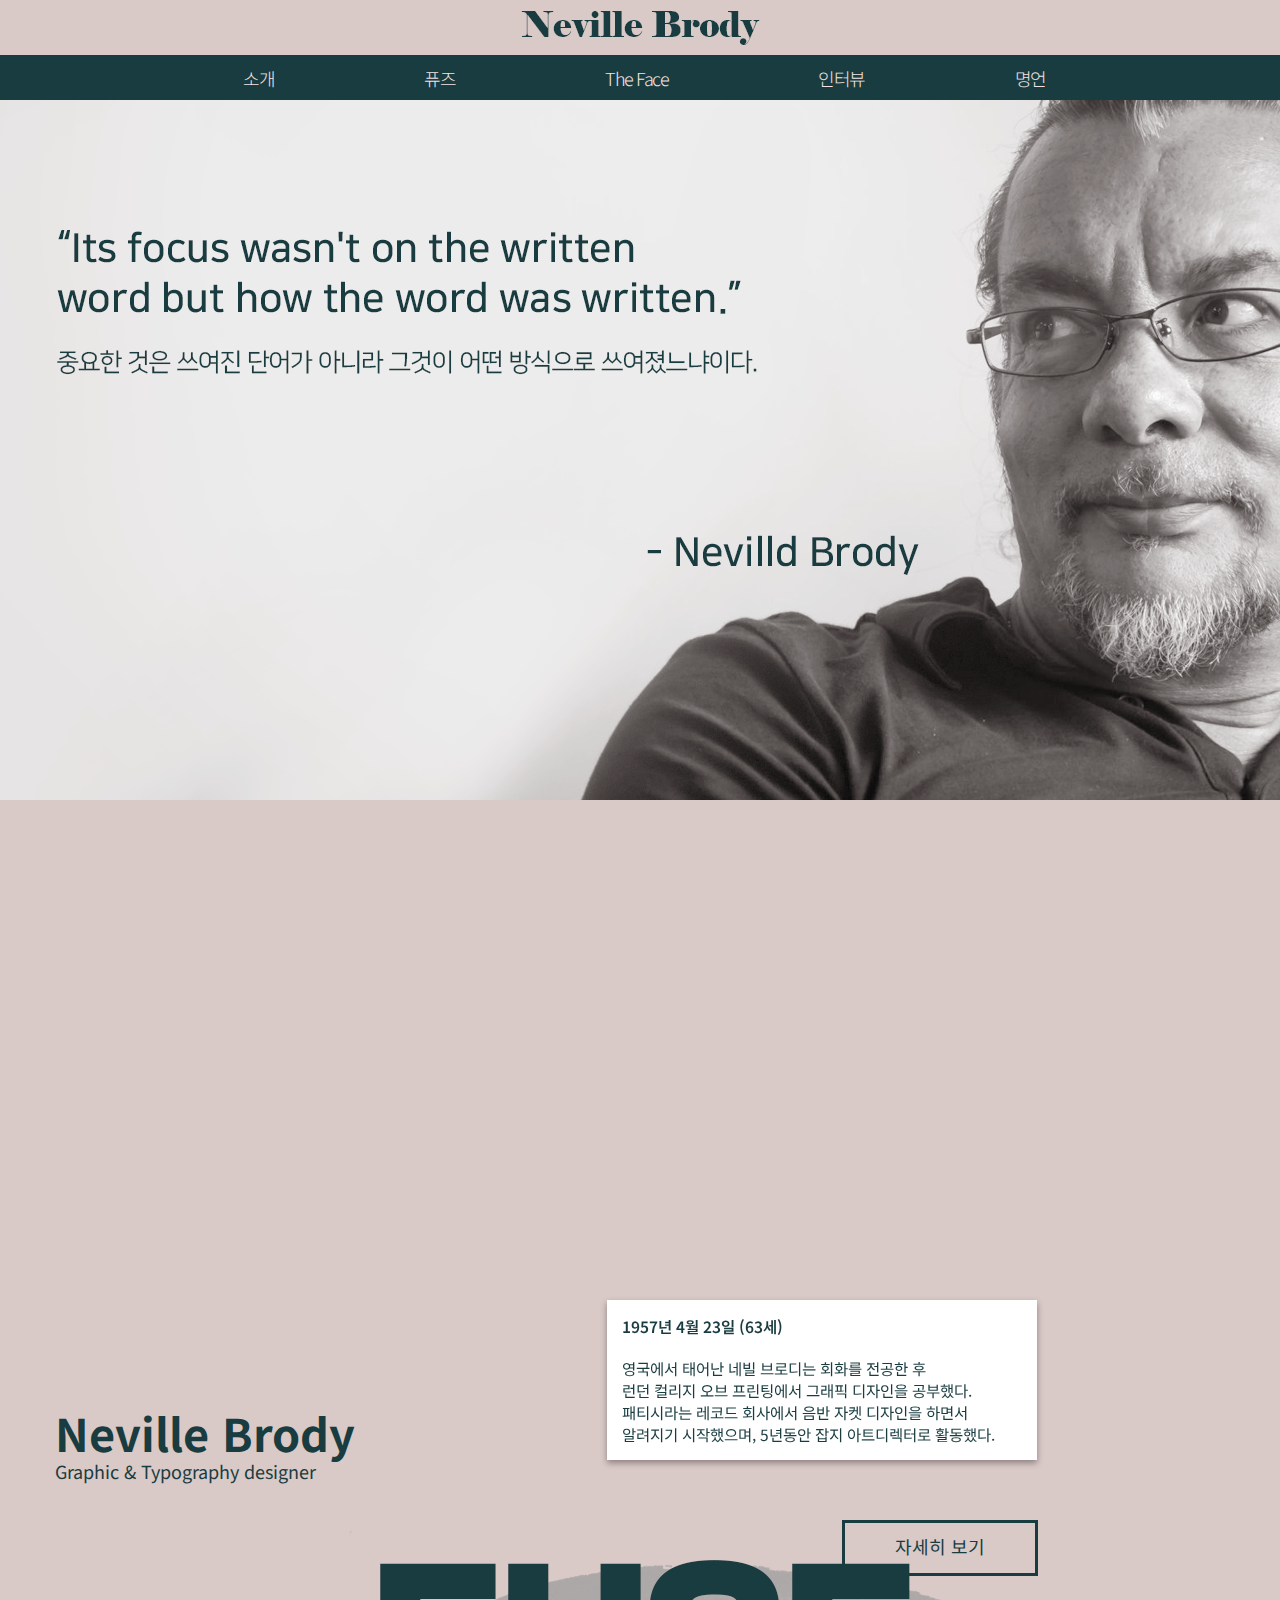
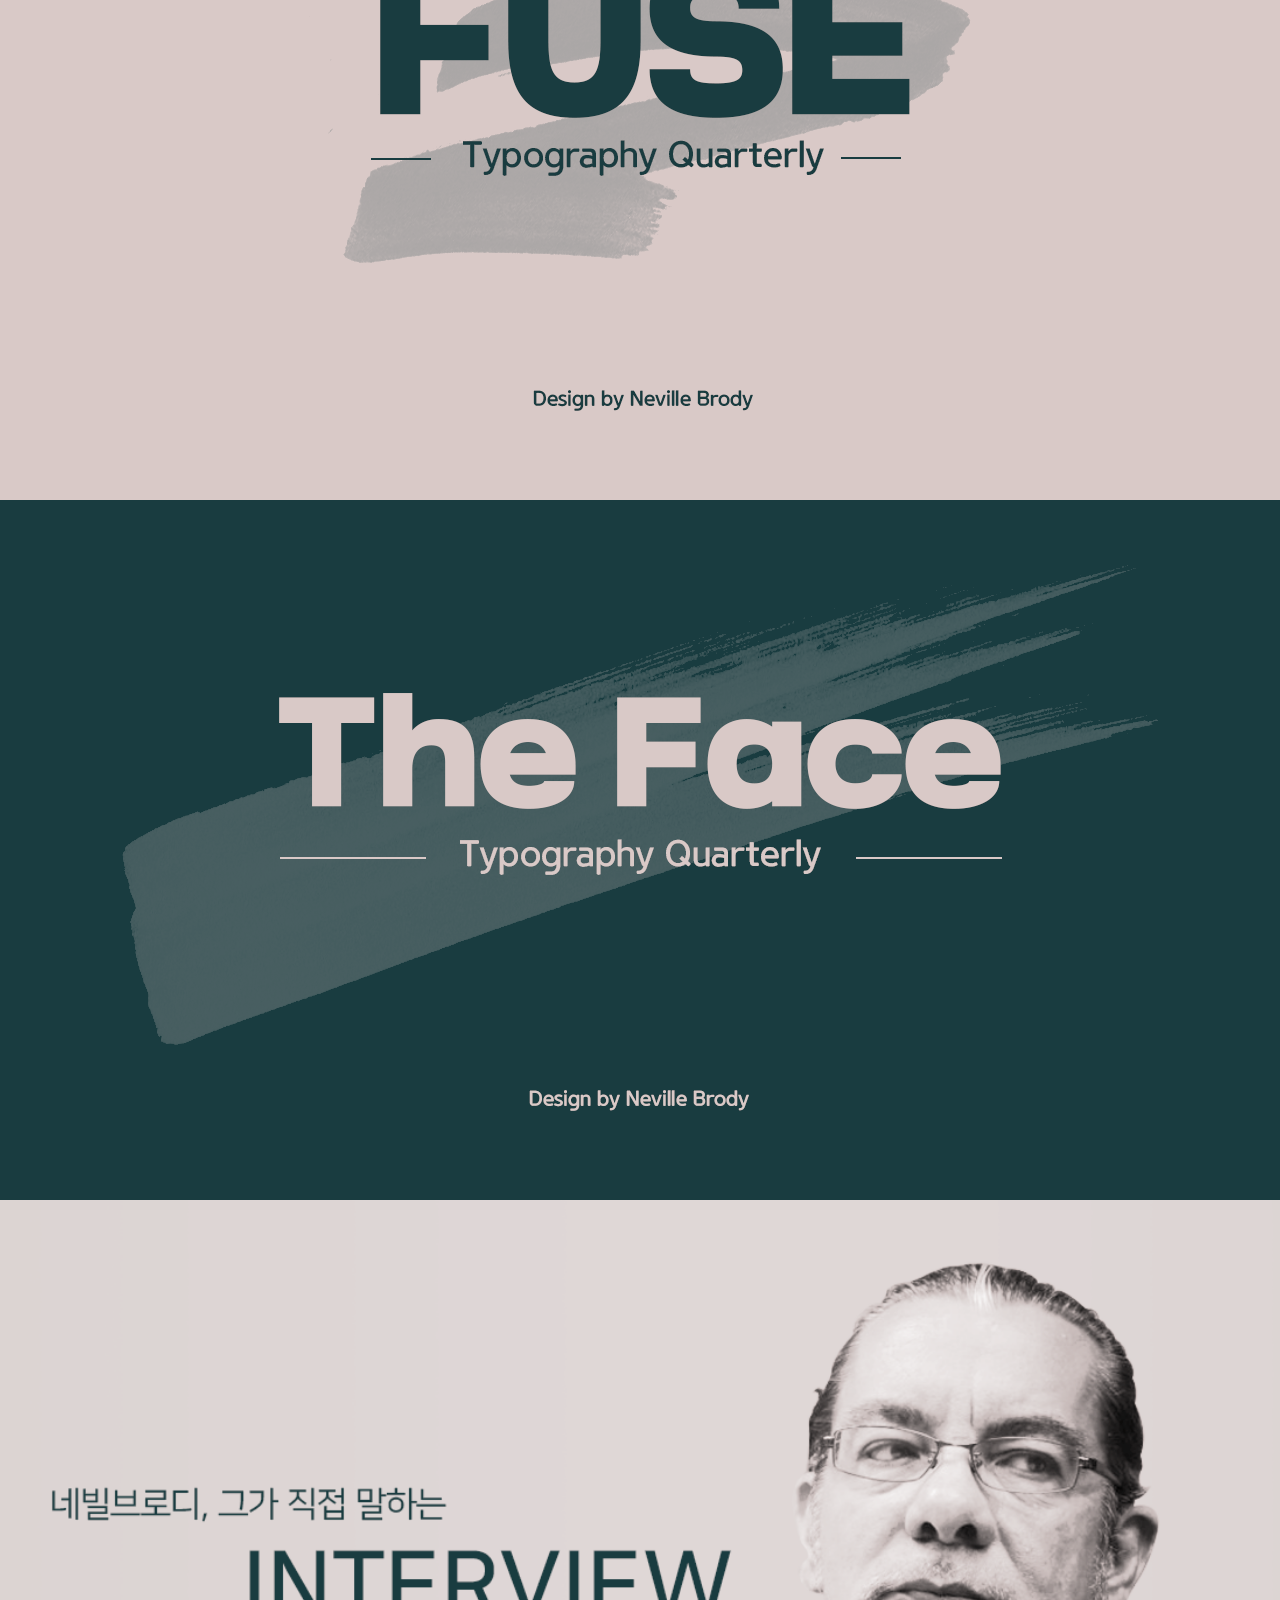
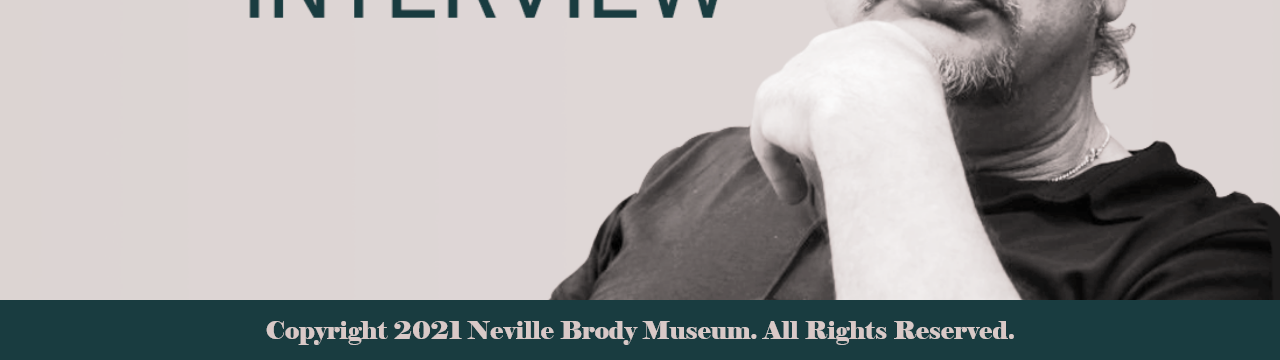
<file: index.html>
<!DOCTYPE html>
<html lang="ko" dir="ltr">
  <head>
    <meta charset="utf-8">
    <title>Neville Brody Museum</title>
    <link rel="stylesheet" href="master.css">
    <link href="https://fonts.googleapis.com/css2?family=Noto+Sans+KR:wght@100;300;400;500;700;900&display=swap"
    rel="stylesheet">

  </head>
  <body>

    <header>
      <a href="index.html"><img src="img/logo.png" alt="Neville Brody logo"></a>
    </header>

    <nav>
      <div class="menu">
        <ul>

          <li><a href="sub01.html">소개</a></li>
          <li><a href="sub02.html">퓨즈</a></li>
          <li><a href="sub03.html">The Face</a></li>
          <li><a href="sub04.html">인터뷰</a></li>
          <li><a href="sub05.html">명언</a></li>

        </ul>
      </div>
    </nav>

    <section>

      <a href="sub01.html"><div id="bg1"></div></a>

      <div id="bg2">

      <div class="bg2_con">

        <div class="bg2_movie">
        <iframe width="700" height="400"
        src="https://www.youtube.com/embed/LXkbs__YiKw"
        title="YouTube video player" frameborder="0"
        allow="accelerometer; autoplay; clipboard-write; encrypted-media; gyroscope; picture-in-picture"
        allowfullscreen></iframe>
        </div>

      </div>

      <div class="bg2_img">
        <h1 class="bg2_img_text_01">Neville Brody</h1>
        <p class="bg2_img_text_02">Graphic & Typography designer</p>
      </div>

      <div class="bg2_text_box">
      <div class="bg2_text">
        <div class="bg2_text_01"><p>1957년 4월 23일 (63세)</p></div>

        <div class="bg2_text_02">
        <p>​영국에서 태어난 네빌 브로디는 회화를 전공한 후<br>
        런던 컬리지 오브 프린팅에서 그래픽 디자인을 공부했다.<br>
        패티시라는 레코드 회사에서 음반 자켓 디자인을 하면서<br>
        알려지기 시작했으며,  5년동안 잡지 아트디렉터로 활동했다.</p>
        </div>
      </div>
      </div>

      <a href="sub01.html"><div class="bg2_button">자세히 보기</div></a>

      </div>

      <a href="sub02.html"><div id="bg3"></div></a>

      <a href="sub03.html"><div id="bg4"></div></a>

      <a href="sub04.html"><div id="bg5"></div></a>

    </section>
    <footer>

    </footer>

  </body>
</html>
</file>
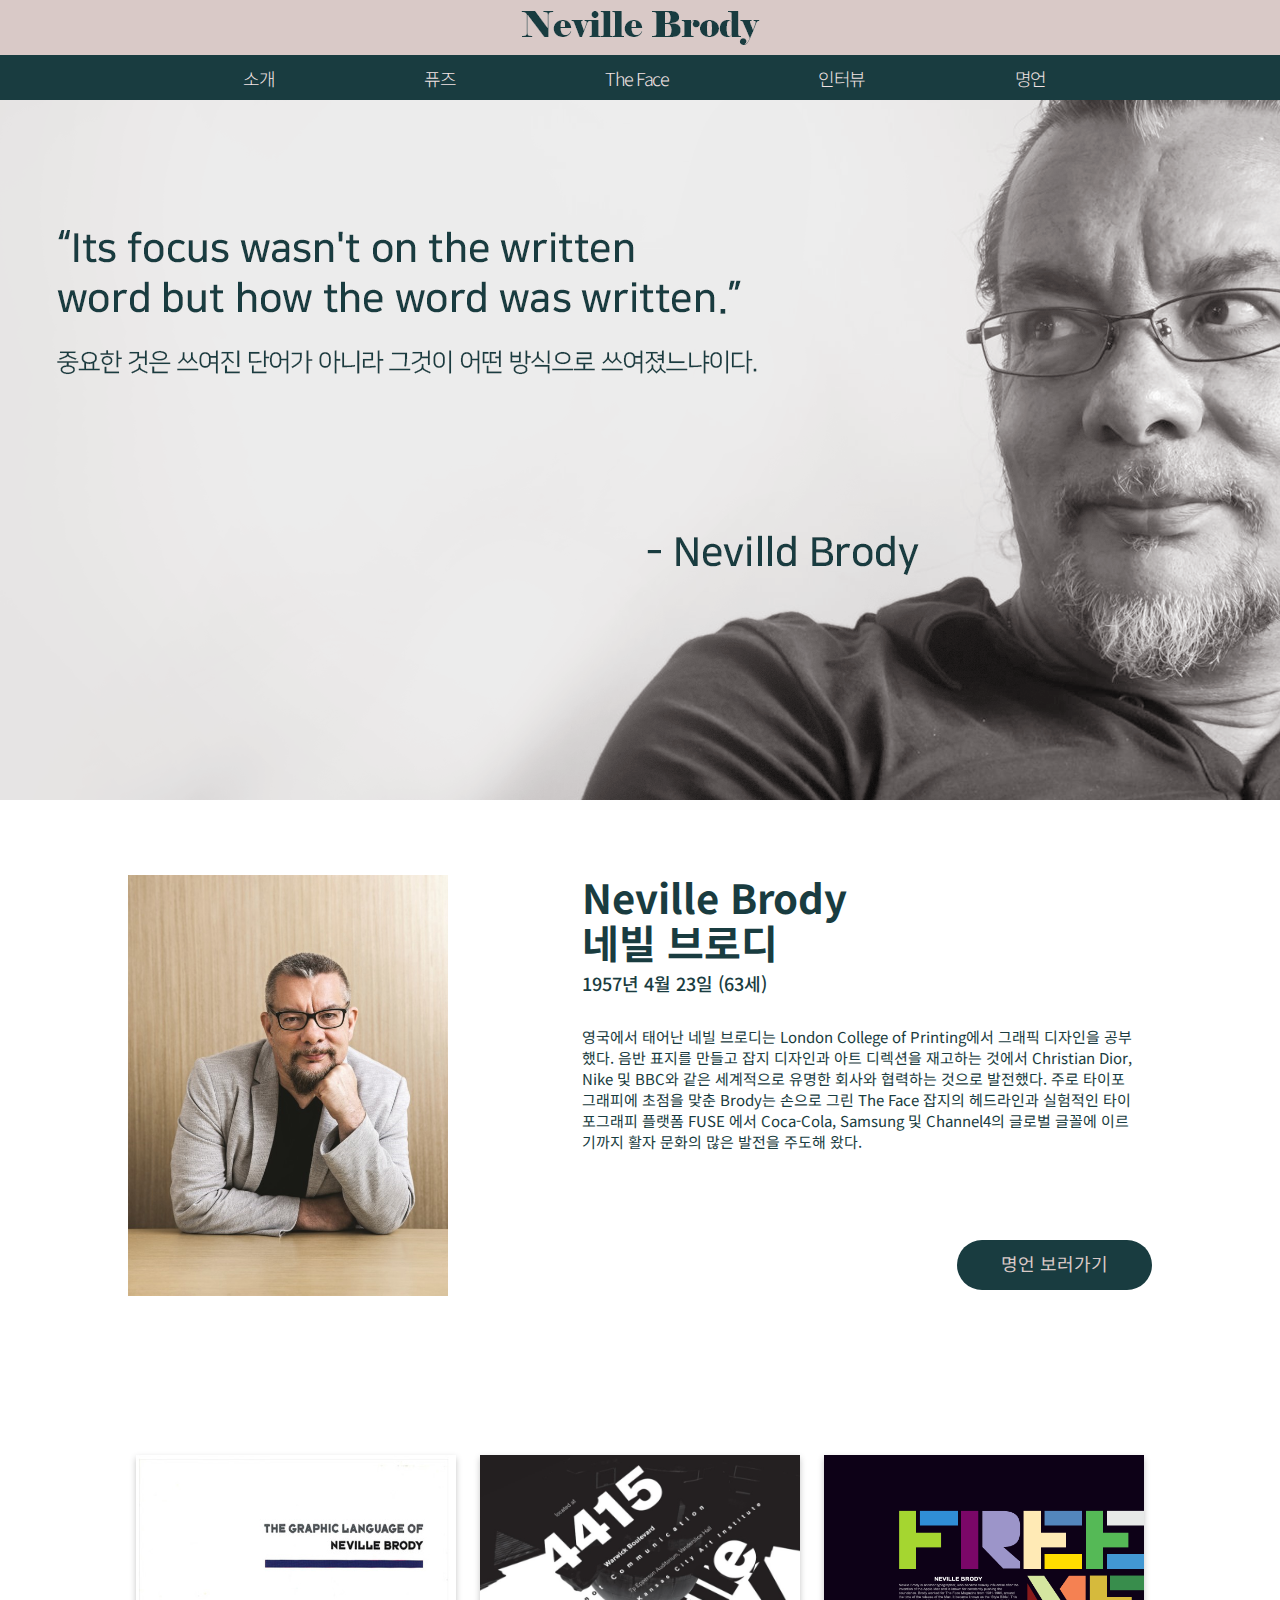
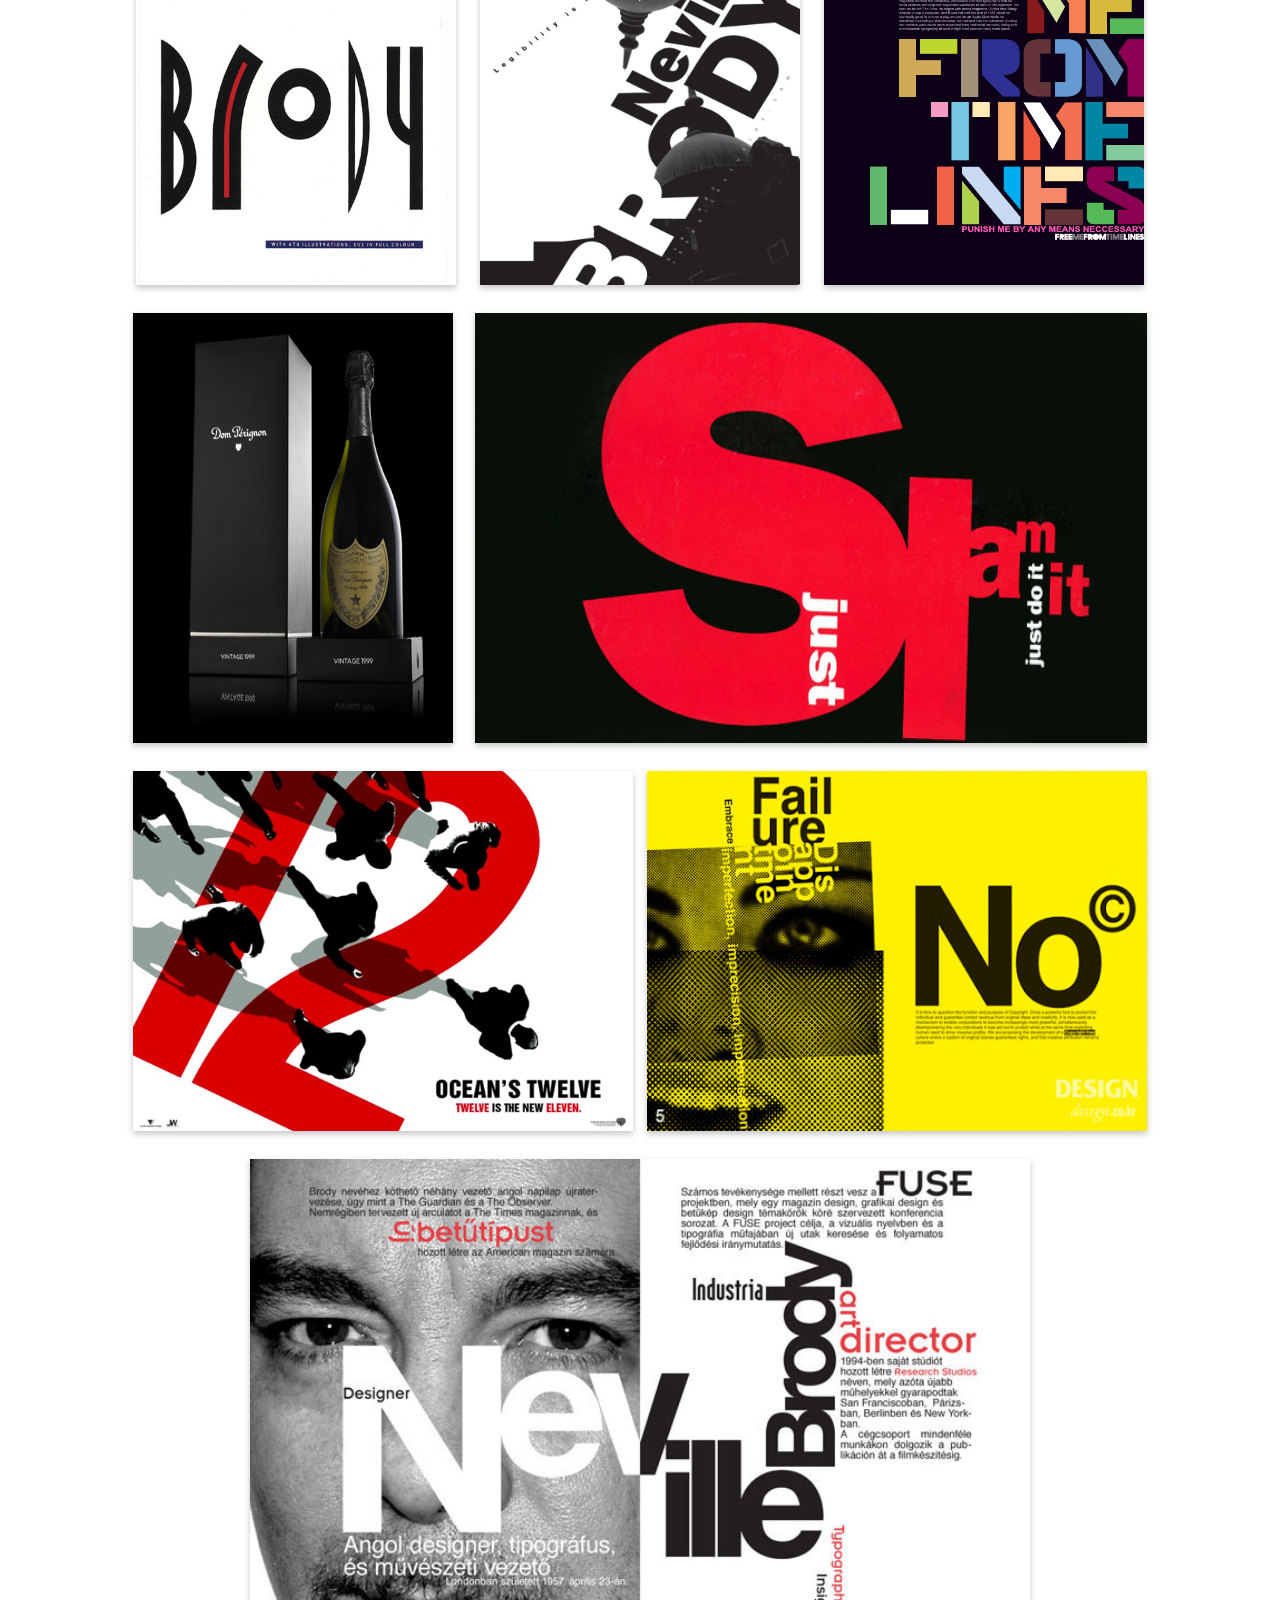
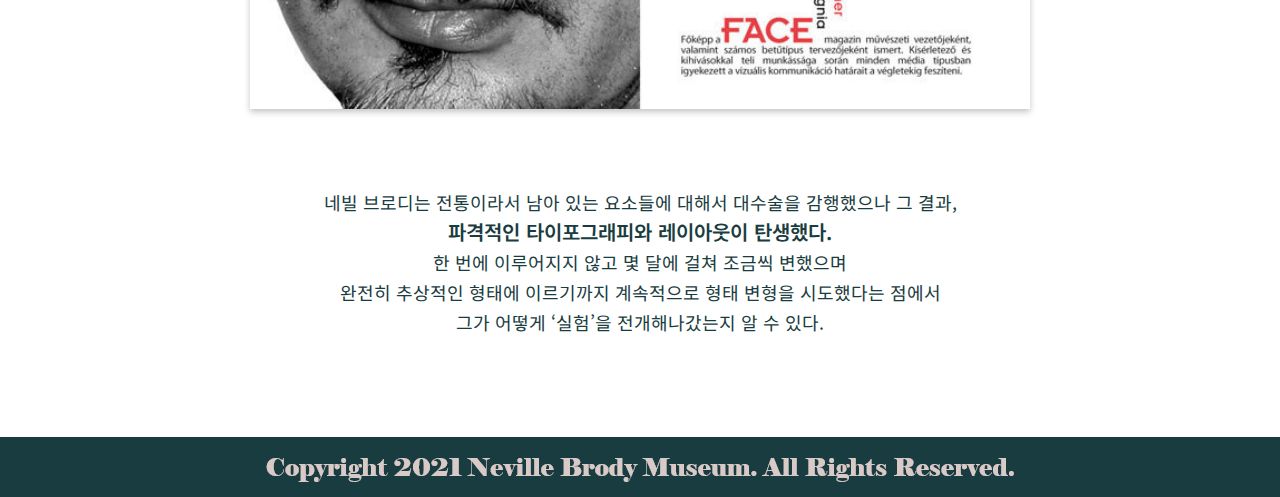
<file: sub01.html>
<!DOCTYPE html>
<html lang="ko" dir="ltr">
  <head>
    <meta charset="utf-8">
    <title>Neville Brody Museum</title>
    <link rel="stylesheet" href="master.css">
    <link href="https://fonts.googleapis.com/css2?family=Noto+Sans+KR:wght@100;300;400;500;700;900&display=swap"
    rel="stylesheet">

  </head>
  <body>

    <header>
      <a href="index.html"><img src="img/logo.png" alt="Neville Brody logo"></a>
    </header>

    <nav>
      <div class="menu">
        <ul>

          <li><a href="sub01.html">소개</a></li>
          <li><a href="sub02.html">퓨즈</a></li>
          <li><a href="sub03.html">The Face</a></li>
          <li><a href="sub04.html">인터뷰</a></li>
          <li><a href="sub05.html">명언</a></li>

        </ul>
      </div>
    </nav>

    <section>

      <div id="bg1"></div>

      <div id="sub01_pro">

        <div class="sub01_pro">
          <img src="img/sub01_profile.png" alt="Neville Brody">

        <div class="sub01_pro_nev_text">
          <p class="sub01_pro_nev_text_01">Neville Brody 네빌 브로디</p>
          <p class="sub01_pro_nev_text_02">1957년 4월 23일 (63세)</p>
          <p class="sub01_pro_nev_text_03">영국에서 태어난 네빌 브로디는 London College of Printing에서 그래픽 디자인을 공부했다.
            음반 표지를 만들고 잡지 디자인과 아트 디렉션을 재고하는 것에서 Christian Dior,
            Nike 및 BBC와 같은 세계적으로 유명한 회사와 협력하는 것으로 발전했다.
            주로 타이포그래피에 초점을 맞춘 Brody는 손으로 그린 The Face 잡지의 헤드라인과
            실험적인 타이포그래피 플랫폼 FUSE 에서 Coca-Cola, Samsung 및
            Channel4의 글로벌 글꼴에 이르기까지 활자 문화의 많은 발전을 주도해 왔다.</p>

            <a href="sub05.html"><div class="sub01_pro_button">명언 보러가기</div></a>
          </div>

        </div>

        <div class="sub01_pro_art_01">
          <img src="img/sub01_img_01.png" alt="Neville Brody art">
          <img src="img/sub01_img_02.png" alt="Neville Brody art">
          <img src="img/sub01_img_03.png" alt="Neville Brody art">
        </div>

        <div class="sub01_pro_art_02">
          <img src="img/sub01_img_04.png" alt="Neville Brody art">
          <img src="img/sub01_img_05.png" alt="Neville Brody art">
        </div>

        <div class="sub01_pro_art_03">
          <img src="img/sub01_img_06.png" alt="Neville Brody art">
          <img src="img/sub01_img_07.png" alt="Neville Brody art">
        </div>

        <div class="sub01_pro_art_04">
          <img src="img/sub01_img_08.png" alt="Neville Brody art">
        </div>

        <div class="sub01_text">
          <p>네빌 브로디는 전통이라서 남아 있는 요소들에 대해서 대수술을 감행했으나 그 결과,<br>
          <p class="sub01_text_01">파격적인 타이포그래피와 레이아웃이 탄생했다.</p>
          한 번에 이루어지지 않고 몇 달에 걸쳐 조금씩 변했으며<br>
          완전히 추상적인 형태에 이르기까지 계속적으로 형태 변형을 시도했다는 점에서<br>
          그가 어떻게 ‘실험’을 전개해나갔는지 알 수 있다. </p>


        </div>

      </div>

    </section>
    <footer>

    </footer>

  </body>
</html>
</file>
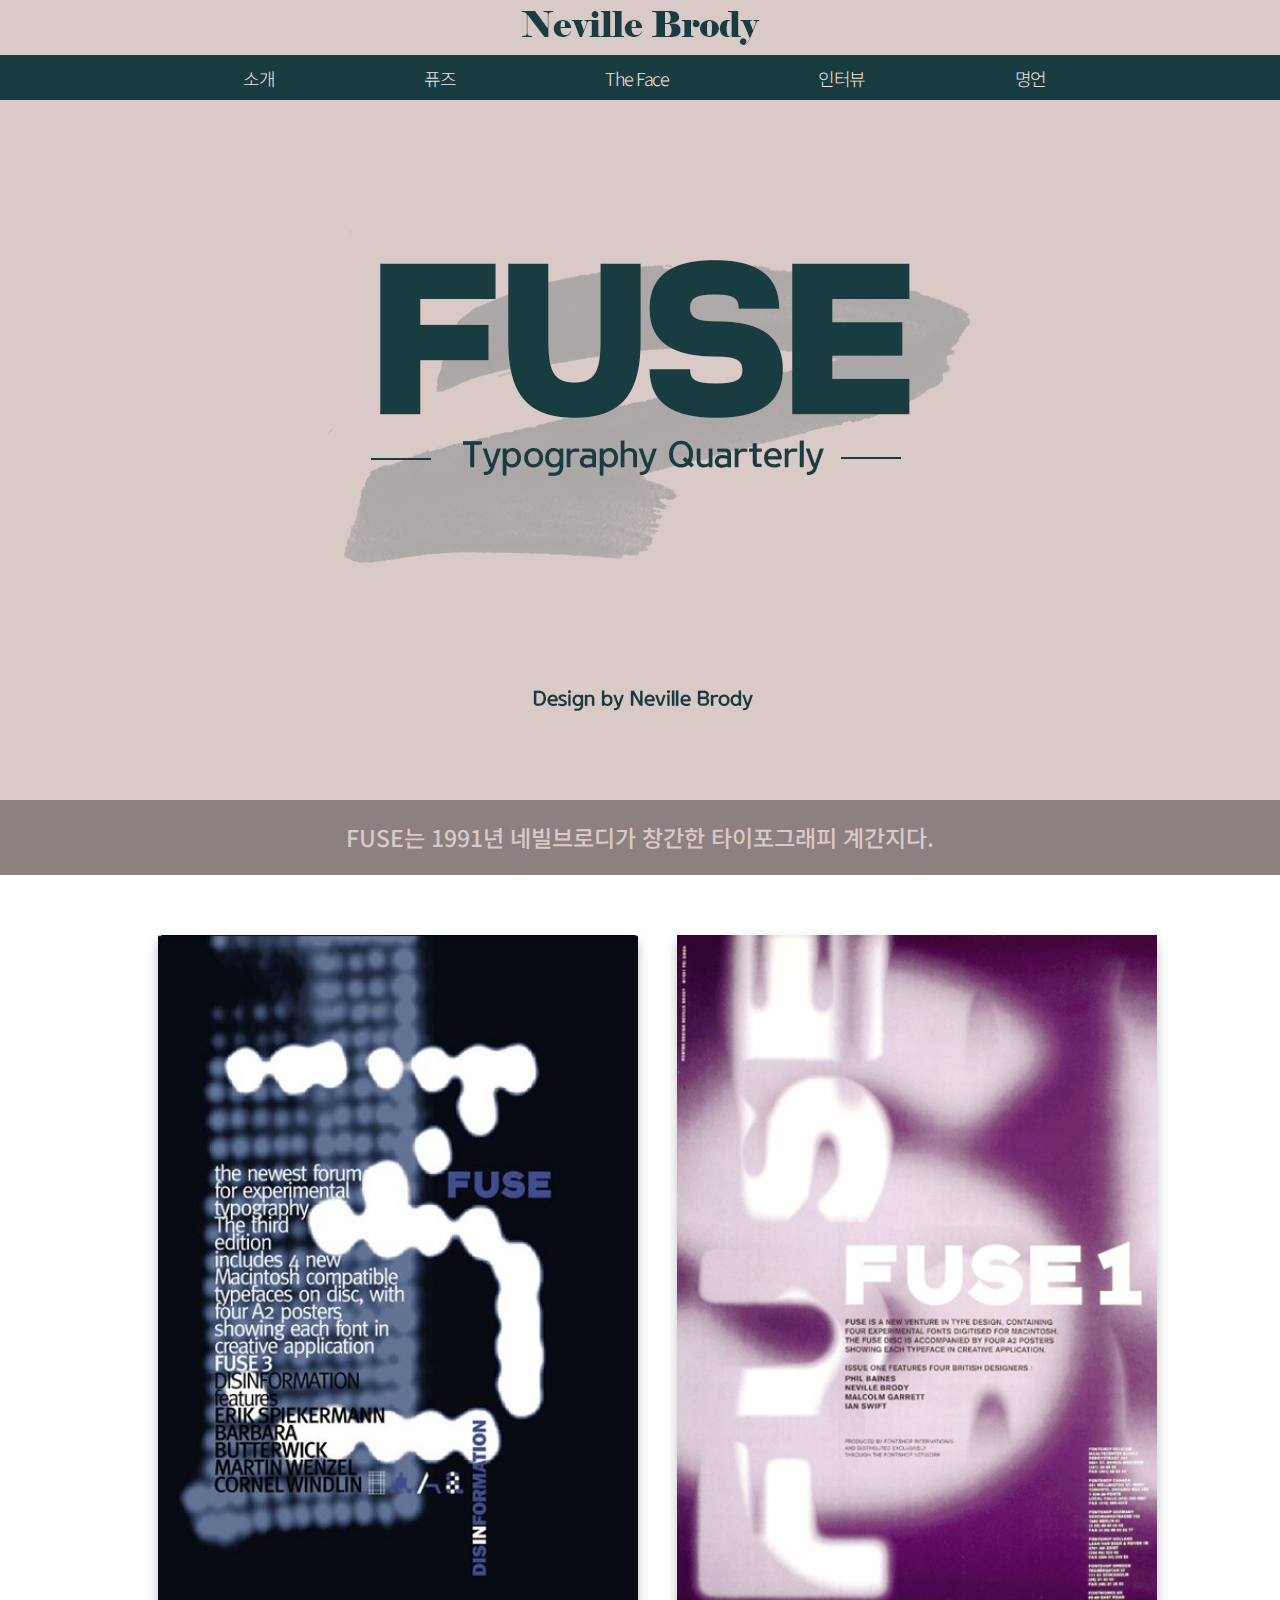
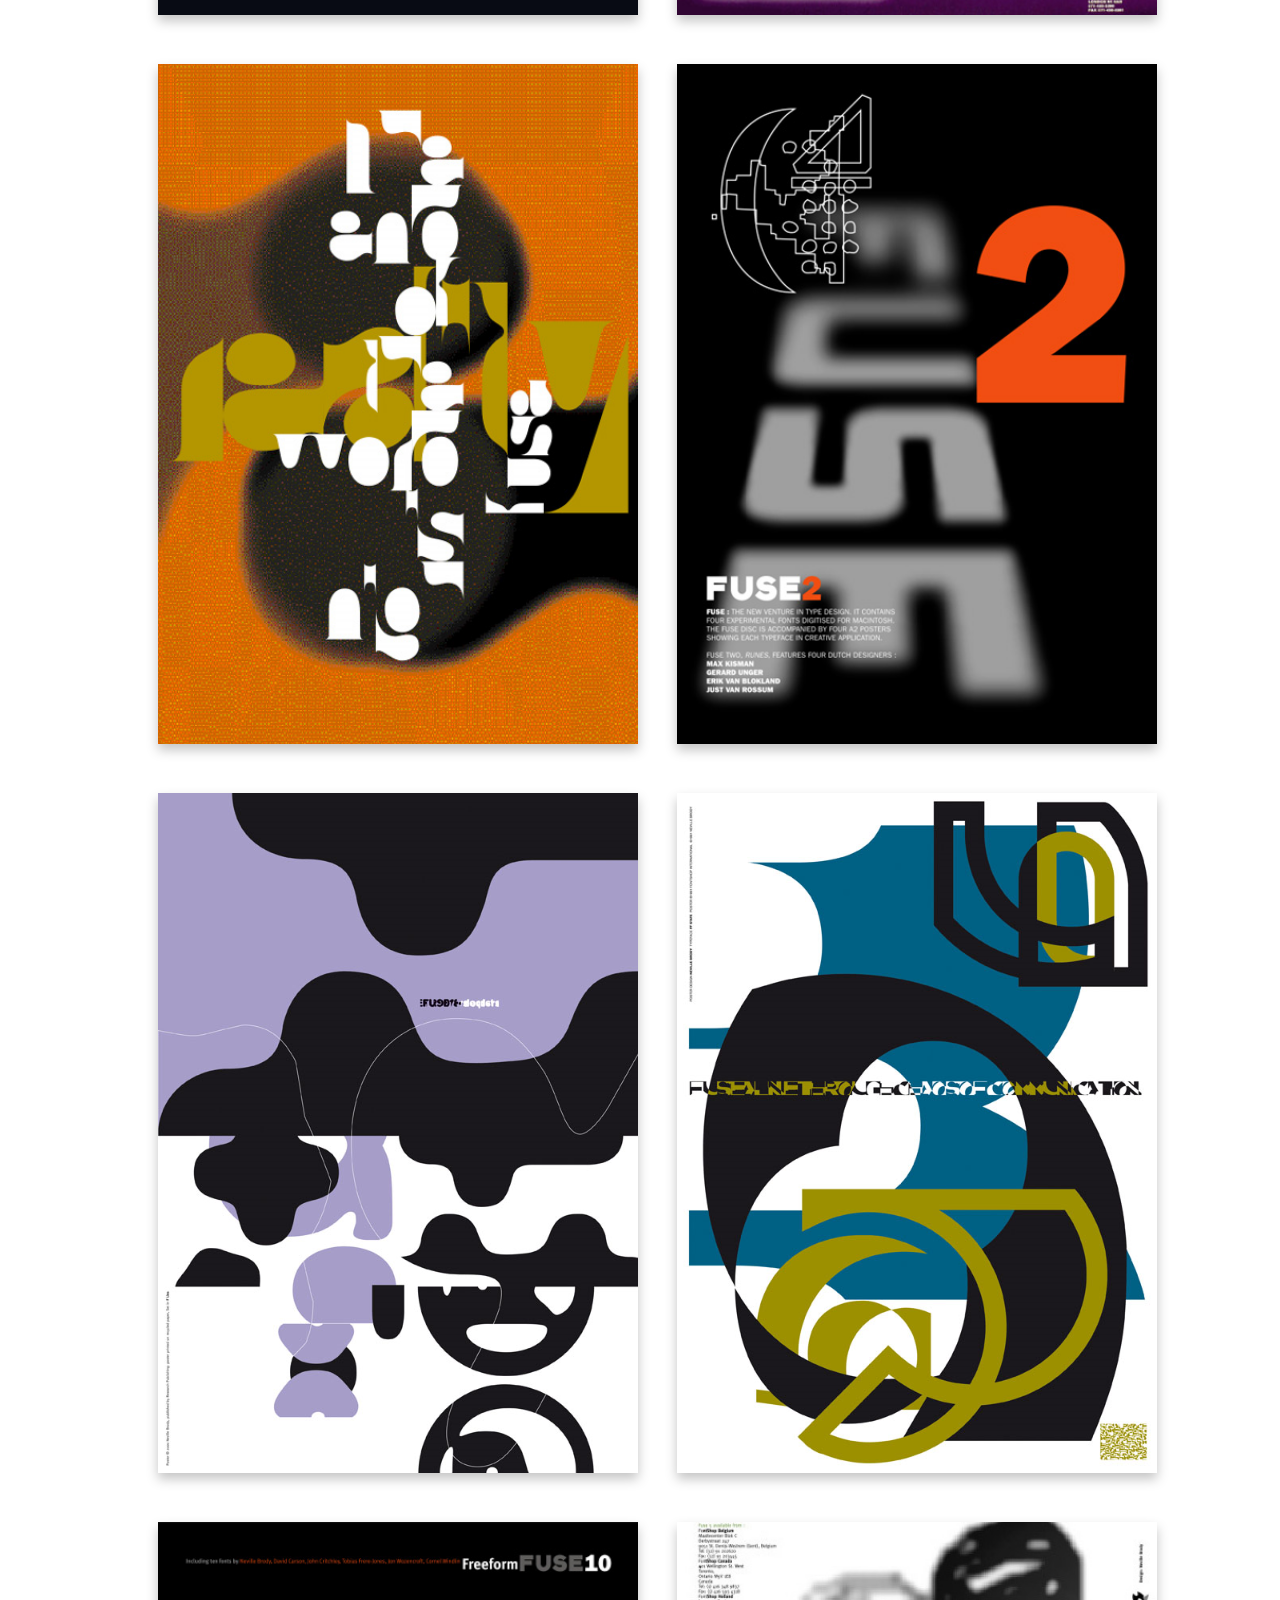
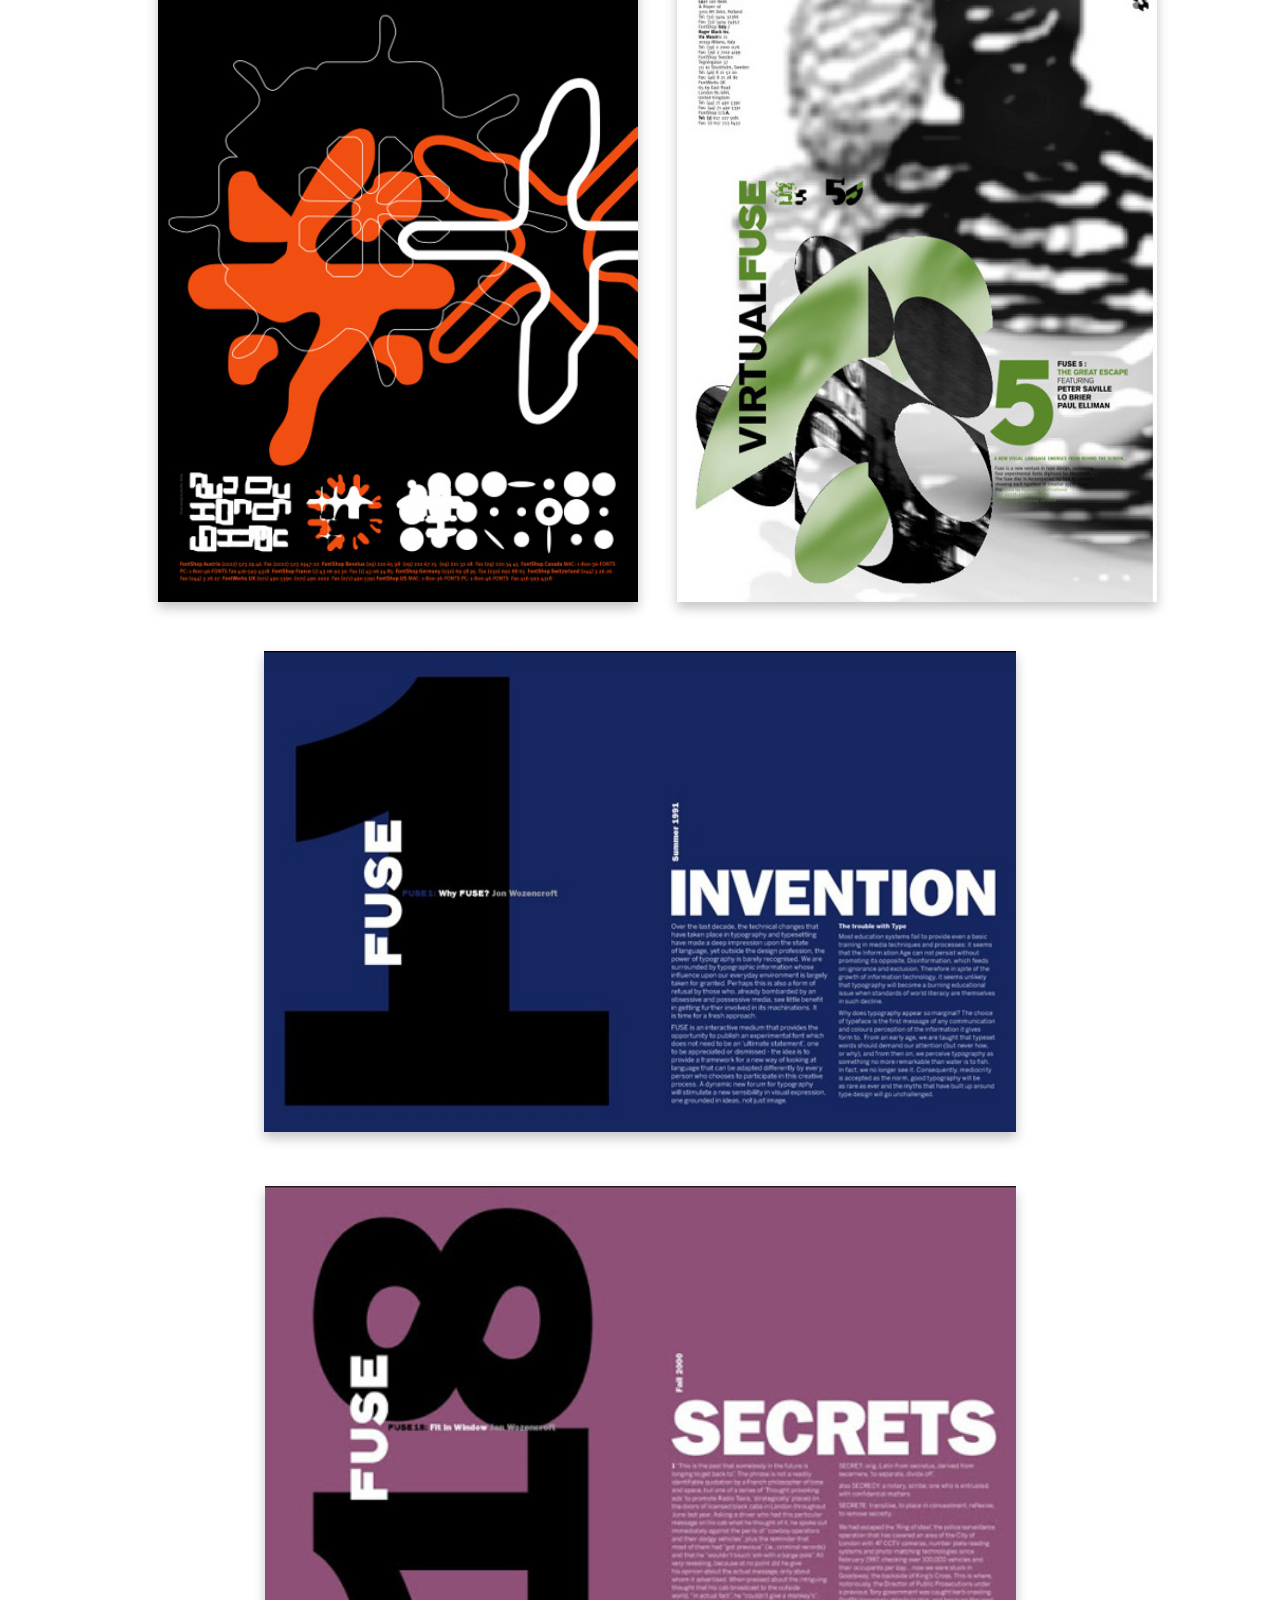
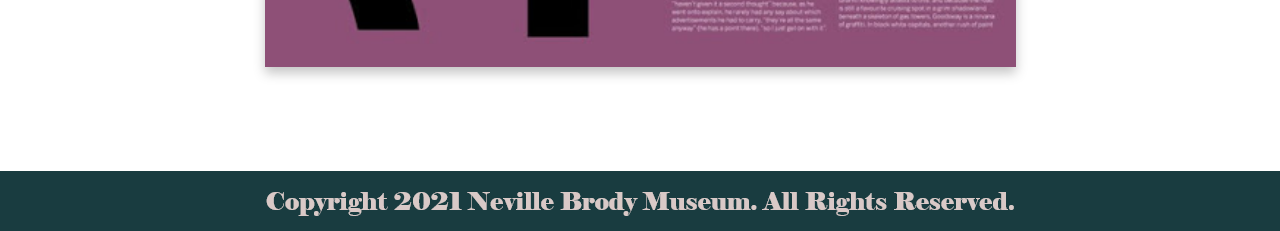
<file: sub02.html>
<!DOCTYPE html>
<html lang="ko" dir="ltr">
  <head>
    <meta charset="utf-8">
    <title>Neville Brody Museum</title>
    <link rel="stylesheet" href="master.css">
    <link href="https://fonts.googleapis.com/css2?family=Noto+Sans+KR:wght@100;300;400;500;700;900&display=swap"
    rel="stylesheet">

  </head>
  <body>

    <header>
      <a href="index.html"><img src="img/logo.png" alt="Neville Brody logo"></a>
    </header>

    <nav>
      <div class="menu">
        <ul>

          <li><a href="sub01.html">소개</a></li>
          <li><a href="sub02.html">퓨즈</a></li>
          <li><a href="sub03.html">The Face</a></li>
          <li><a href="sub04.html">인터뷰</a></li>
          <li><a href="sub05.html">명언</a></li>

        </ul>
      </div>
    </nav>

    <section>

      <div id="bg3"></div>

      <div class="sub02_text">
        <p>FUSE는 1991년 네빌브로디가 창간한 타이포그래피 계간지다.</P>
      </div>

      <div id="sub02_fuse">

        <div class="sub02_img_01">
          <img src="img/sub02_img_01.png" alt="FUSE img">
          <img src="img/sub02_img_02.png" alt="FUSE img">
        </div>

        <div class="sub02_img_02">
          <img src="img/sub02_img_03.png" alt="FUSE img">
          <img src="img/sub02_img_04.png" alt="FUSE img">
        </div>

        <div class="sub02_img_03">
          <img src="img/sub02_img_05.png" alt="FUSE img">
          <img src="img/sub02_img_06.png" alt="FUSE img">
        </div>

        <div class="sub02_img_04">
          <img src="img/sub02_img_07.png" alt="FUSE img">
          <img src="img/sub02_img_08.png" alt="FUSE img">
        </div>

        <div class="sub02_img_05">
          <img src="img/sub02_img_09.png" alt="FUSE img">
        </div>

        <div class="sub02_img_06">
          <img src="img/sub02_img_10.png" alt="FUSE img">
        </div>

      </div>

    </section>
    <footer>

    </footer>

  </body>
</html>
</file>
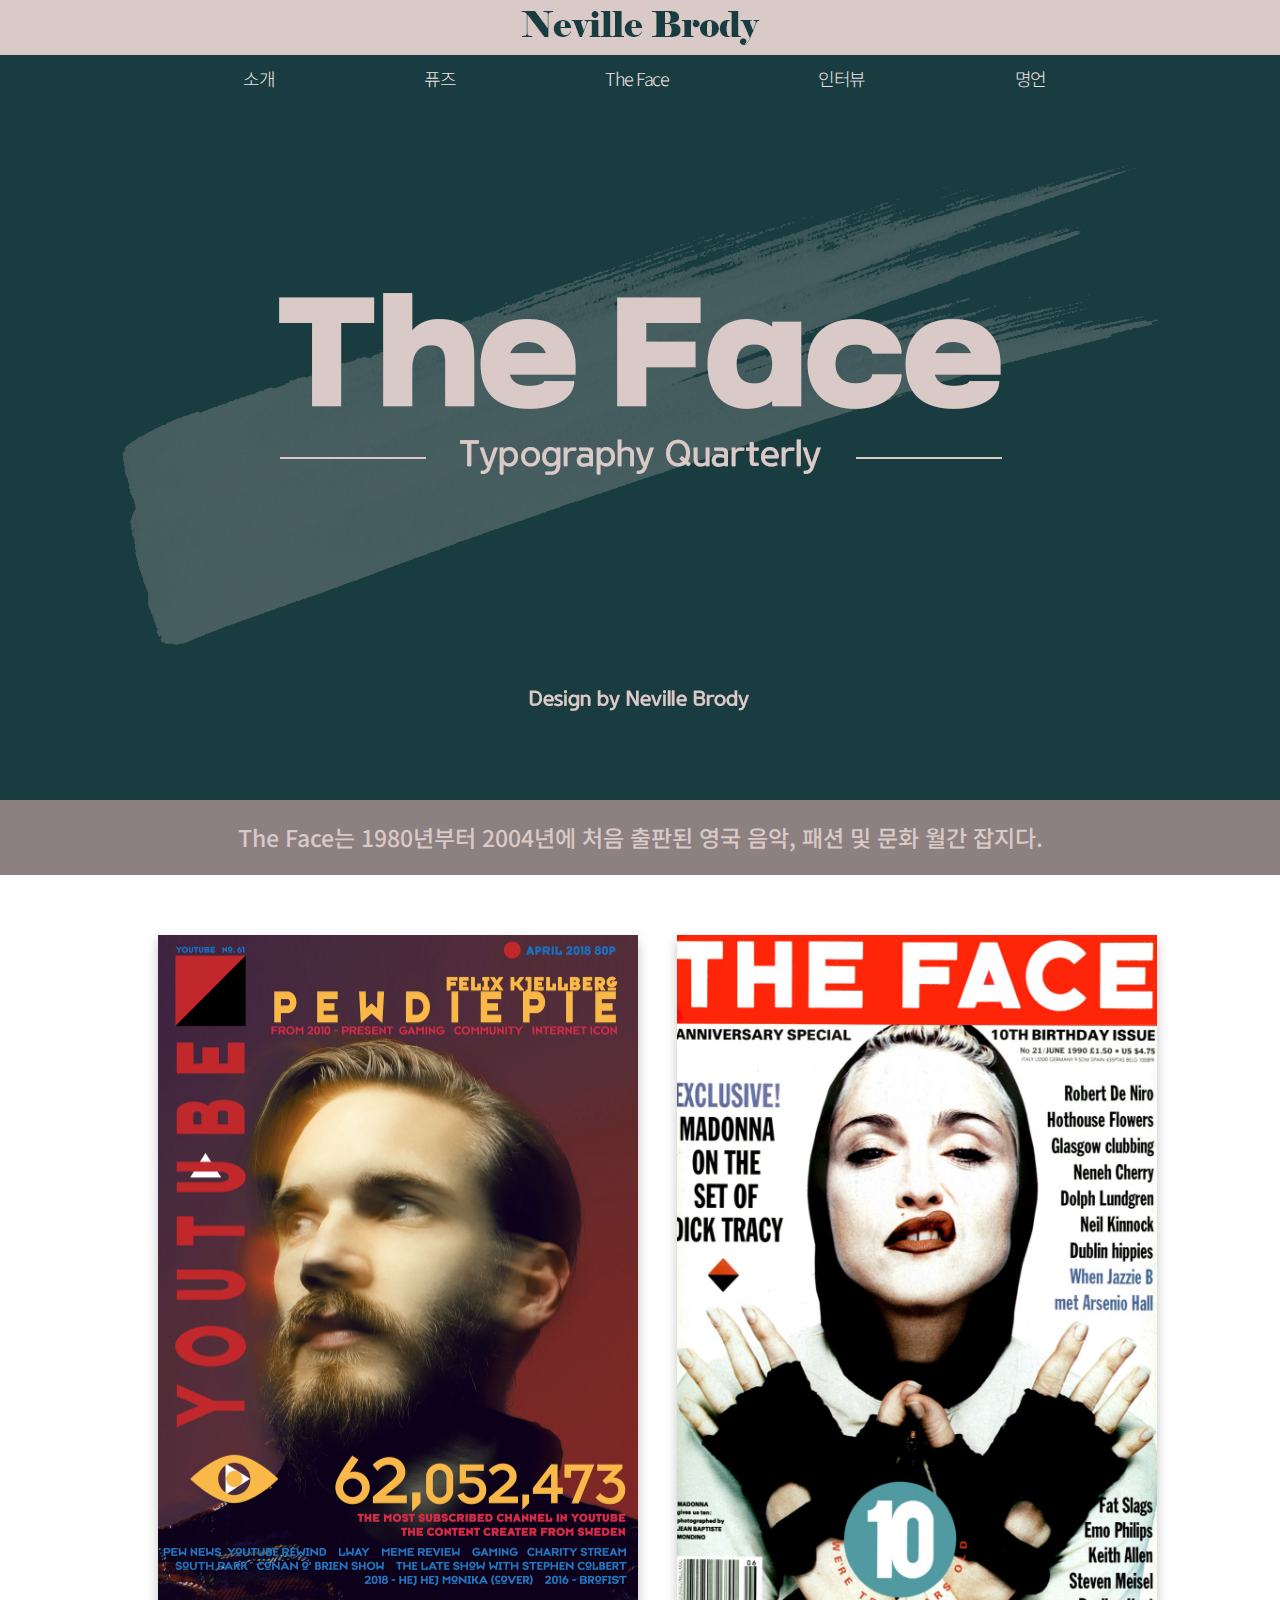
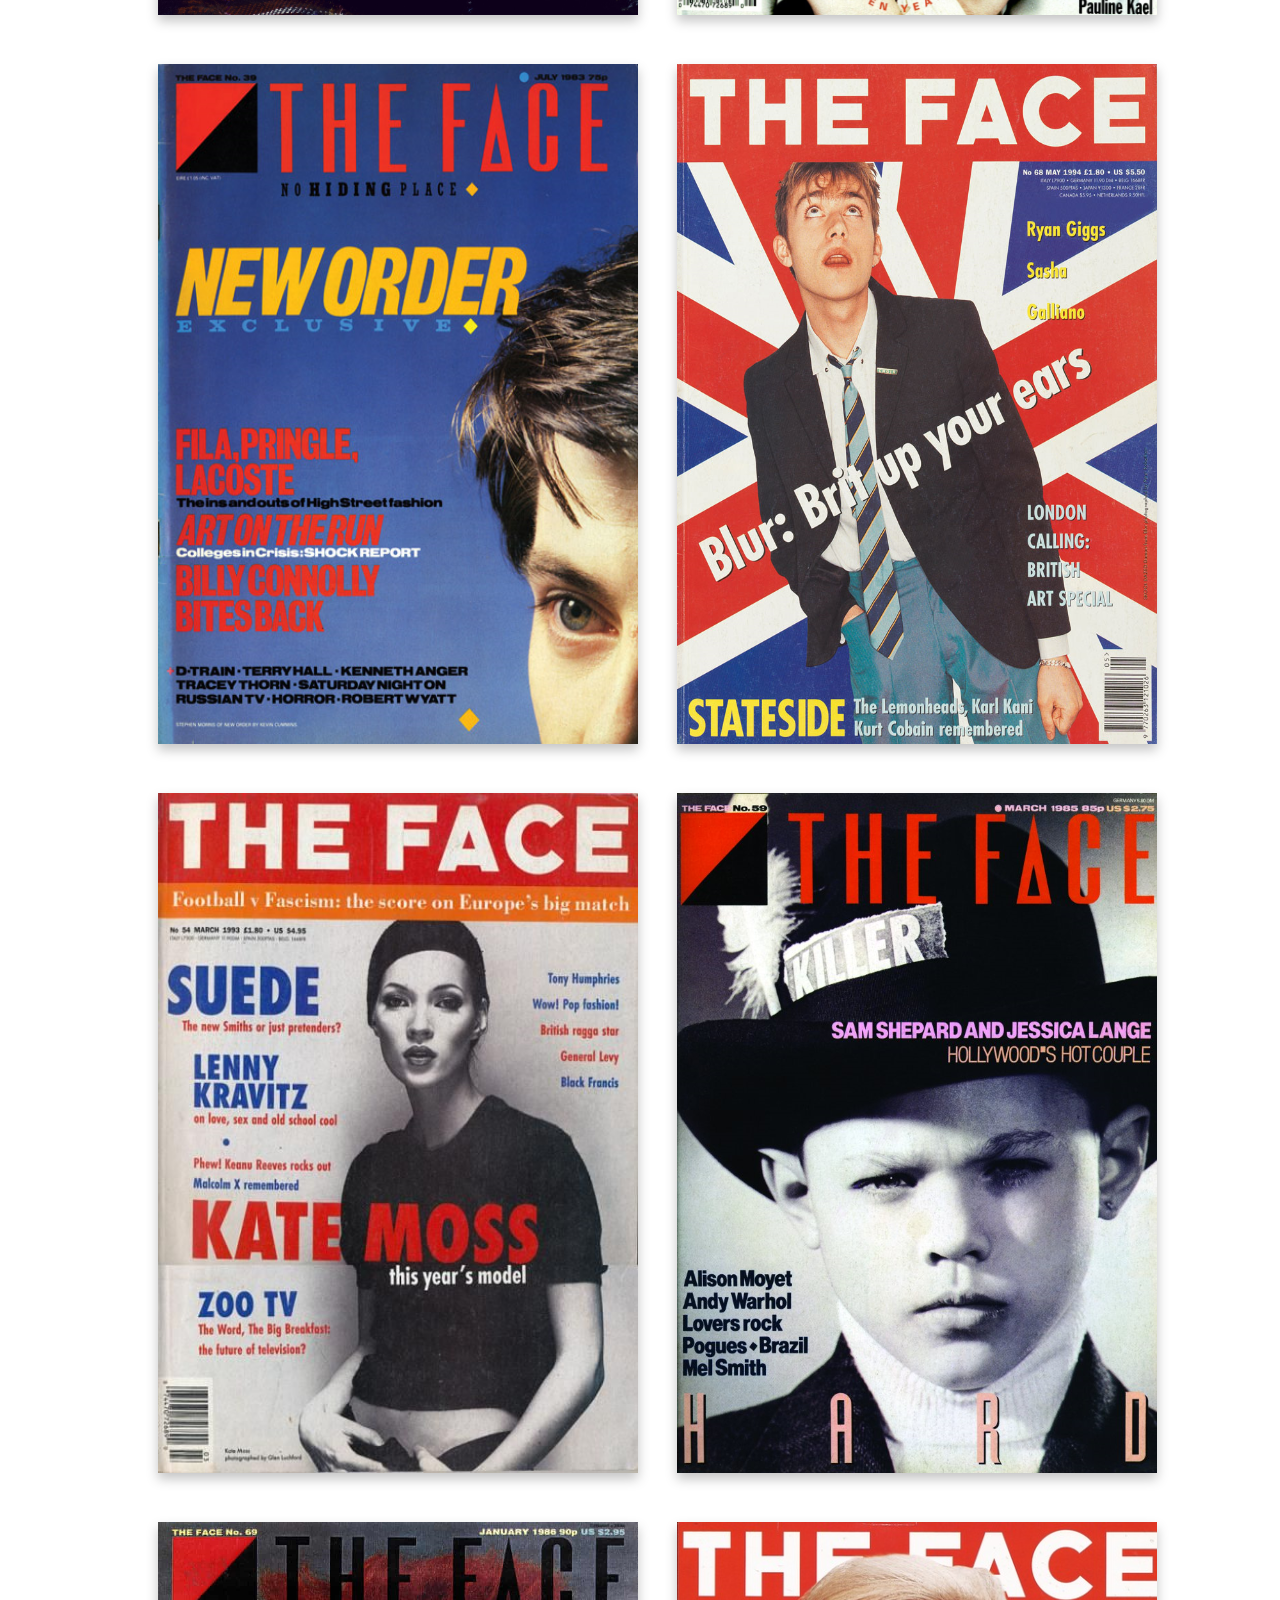
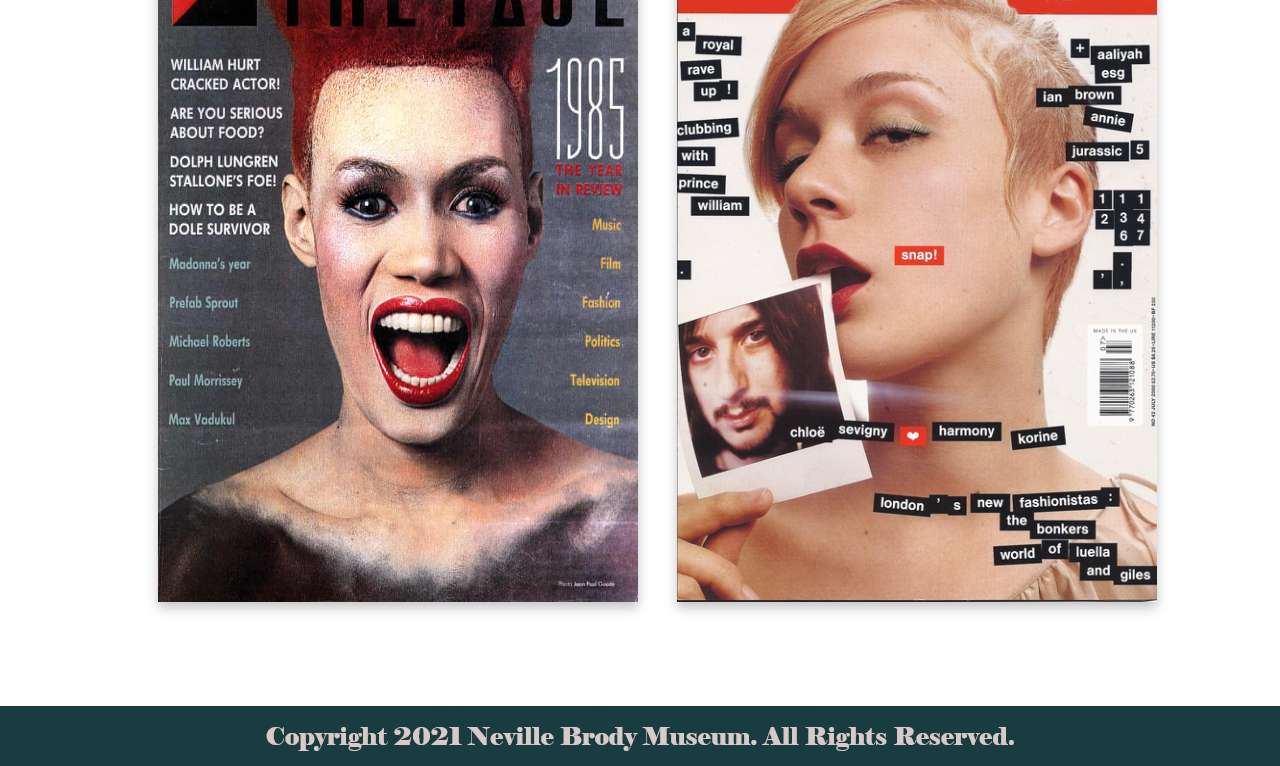
<file: sub03.html>
<!DOCTYPE html>
<html lang="ko" dir="ltr">
  <head>
    <meta charset="utf-8">
    <title>Neville Brody Museum</title>
    <link rel="stylesheet" href="master.css">
    <link href="https://fonts.googleapis.com/css2?family=Noto+Sans+KR:wght@100;300;400;500;700;900&display=swap"
    rel="stylesheet">

  </head>
  <body>

    <header>
      <a href="index.html"><img src="img/logo.png" alt="Neville Brody logo"></a>
    </header>

    <nav>
      <div class="menu">
        <ul>

          <li><a href="sub01.html">소개</a></li>
          <li><a href="sub02.html">퓨즈</a></li>
          <li><a href="sub03.html">The Face</a></li>
          <li><a href="sub04.html">인터뷰</a></li>
          <li><a href="sub05.html">명언</a></li>

        </ul>
      </div>
    </nav>

    <section>

      <div id="bg4"></div>

      <div class="sub03_text">
        <p>The Face는 1980년부터 2004년에 처음 출판된 영국 음악, 패션 및 문화 월간 잡지다.</P>
      </div>

      <div id="sub03_theface">

        <div class="sub03_img_01">
          <img src="img/sub03_img_01.png" alt="The Face img">
          <img src="img/sub03_img_02.png" alt="The Face img">
        </div>

        <div class="sub03_img_02">
          <img src="img/sub03_img_03.png" alt="The Face img">
          <img src="img/sub03_img_04.png" alt="The Face img">
        </div>

        <div class="sub03_img_03">
          <img src="img/sub03_img_05.png" alt="The Face img">
          <img src="img/sub03_img_06.png" alt="The Face img">
        </div>

        <div class="sub03_img_04">
          <img src="img/sub03_img_07.png" alt="The Face img">
          <img src="img/sub03_img_08.png" alt="The Face img">
        </div>

      </div>

    </section>
    <footer>

    </footer>

  </body>
</html>
</file>
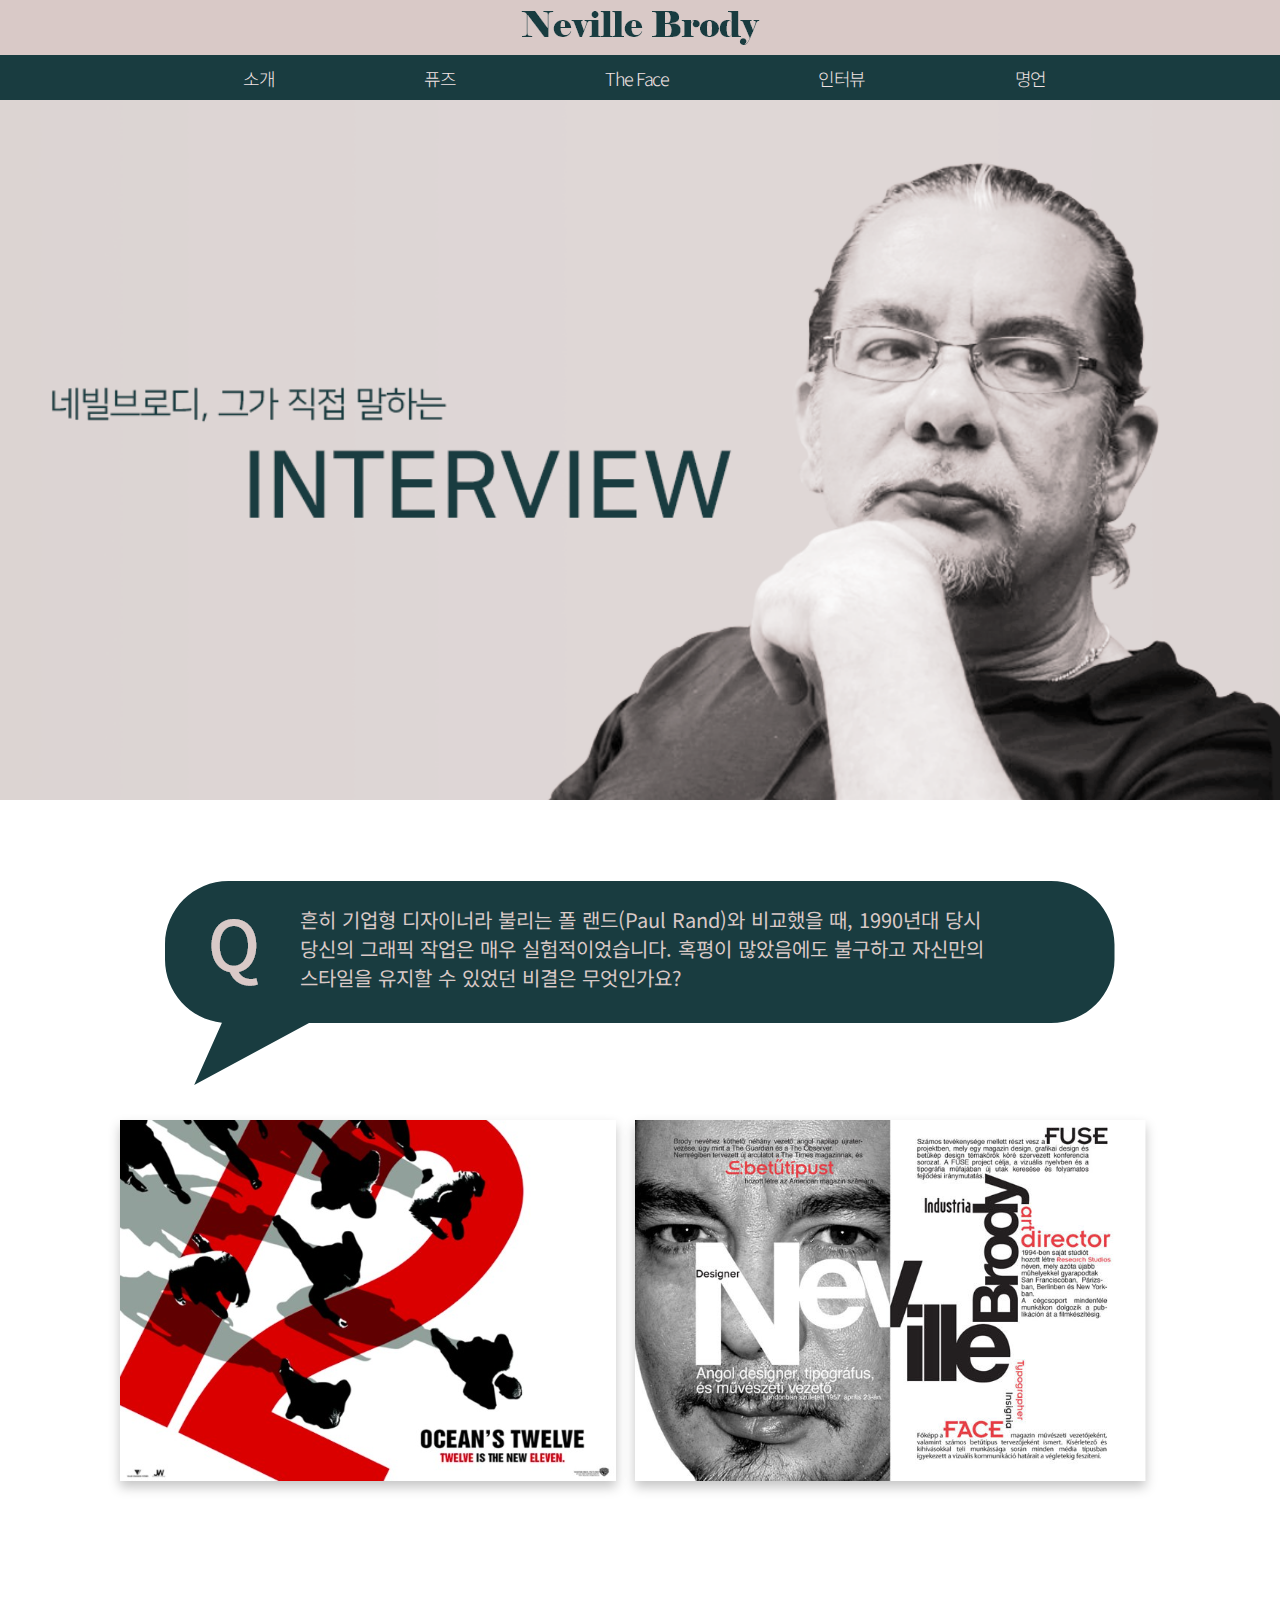
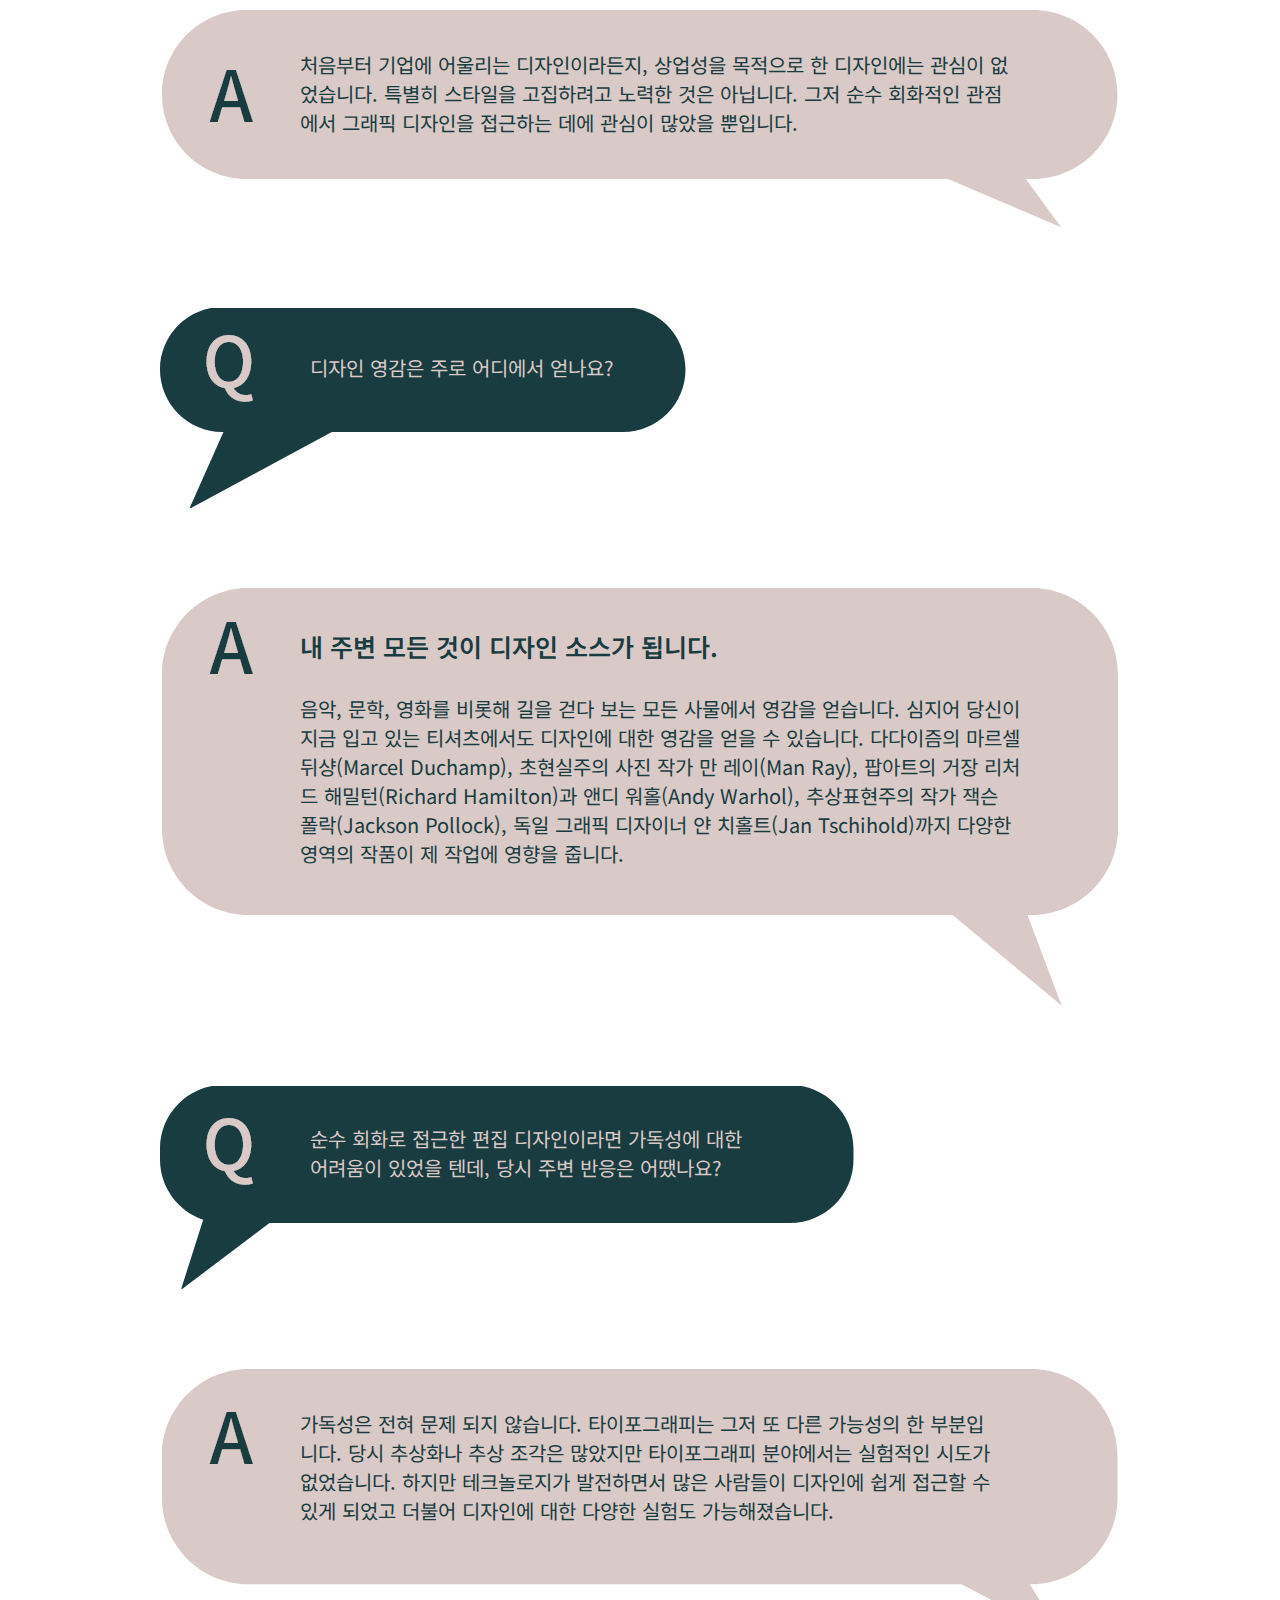
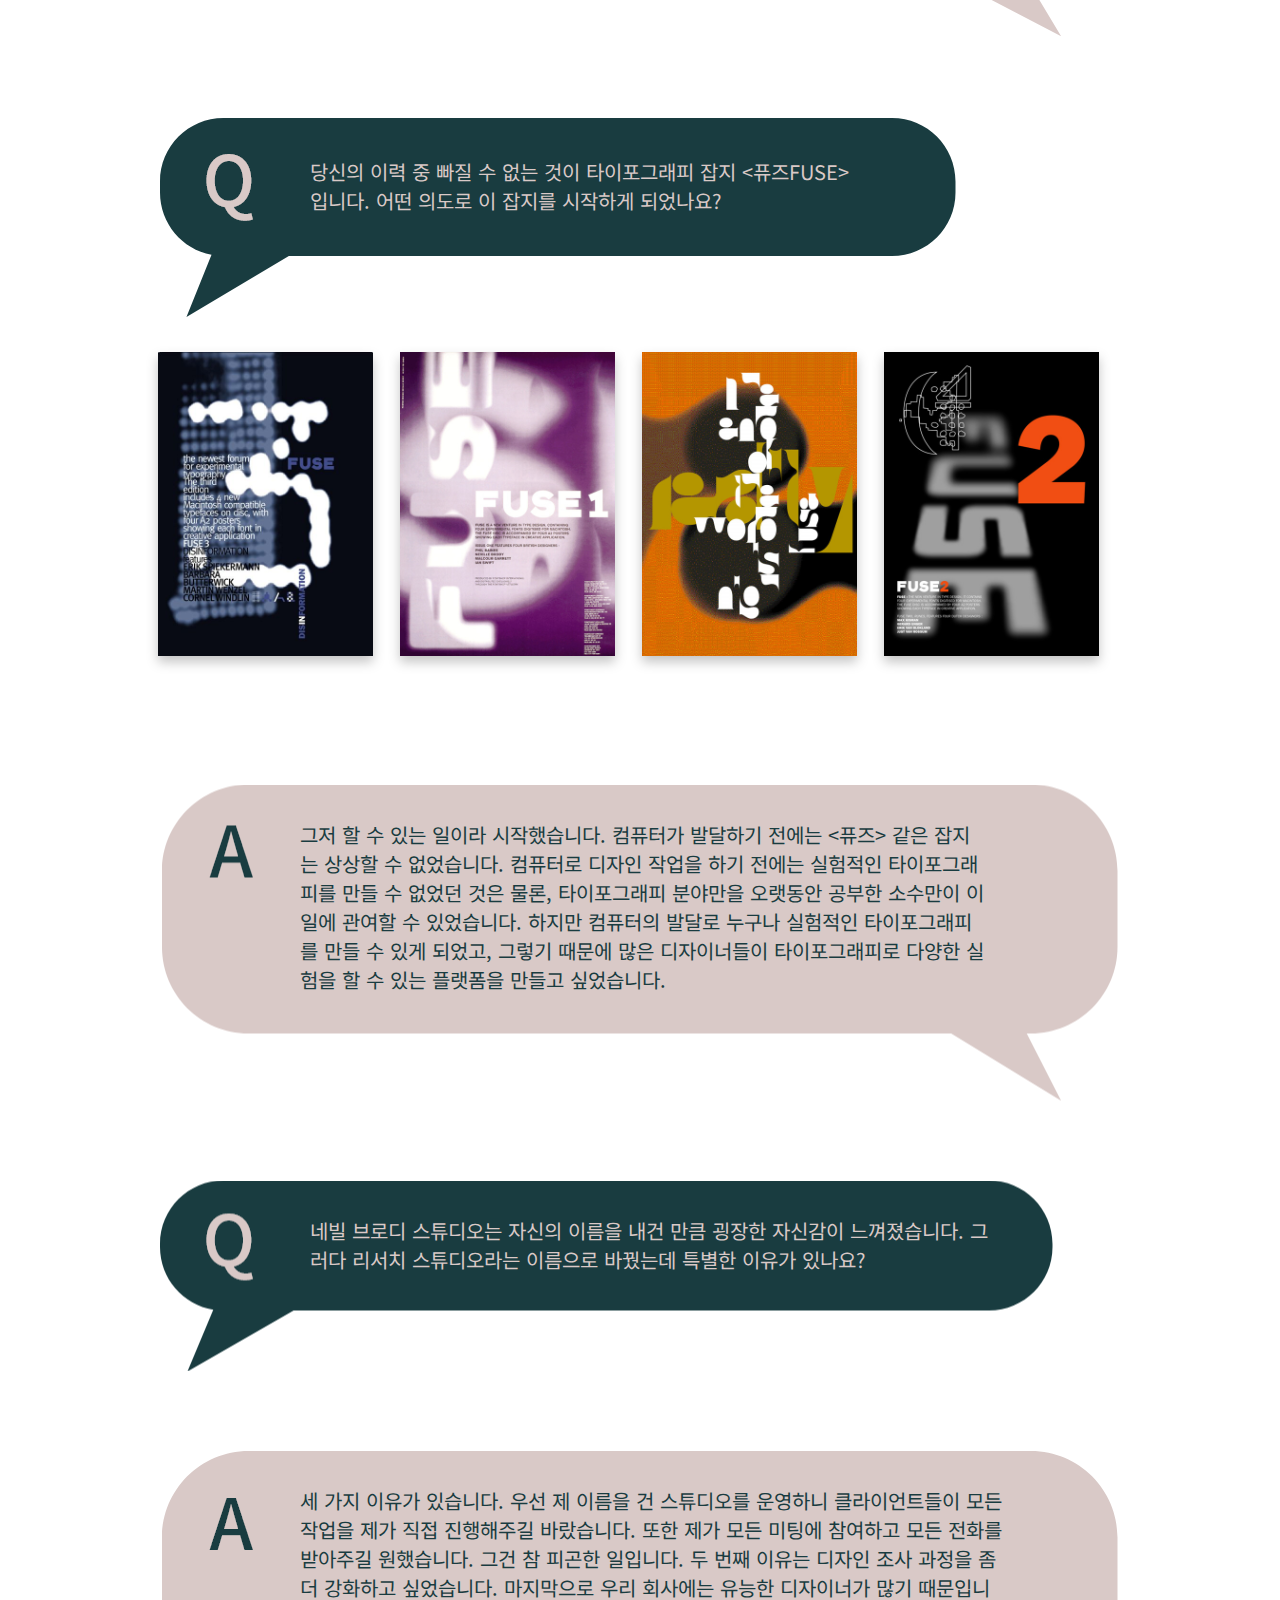
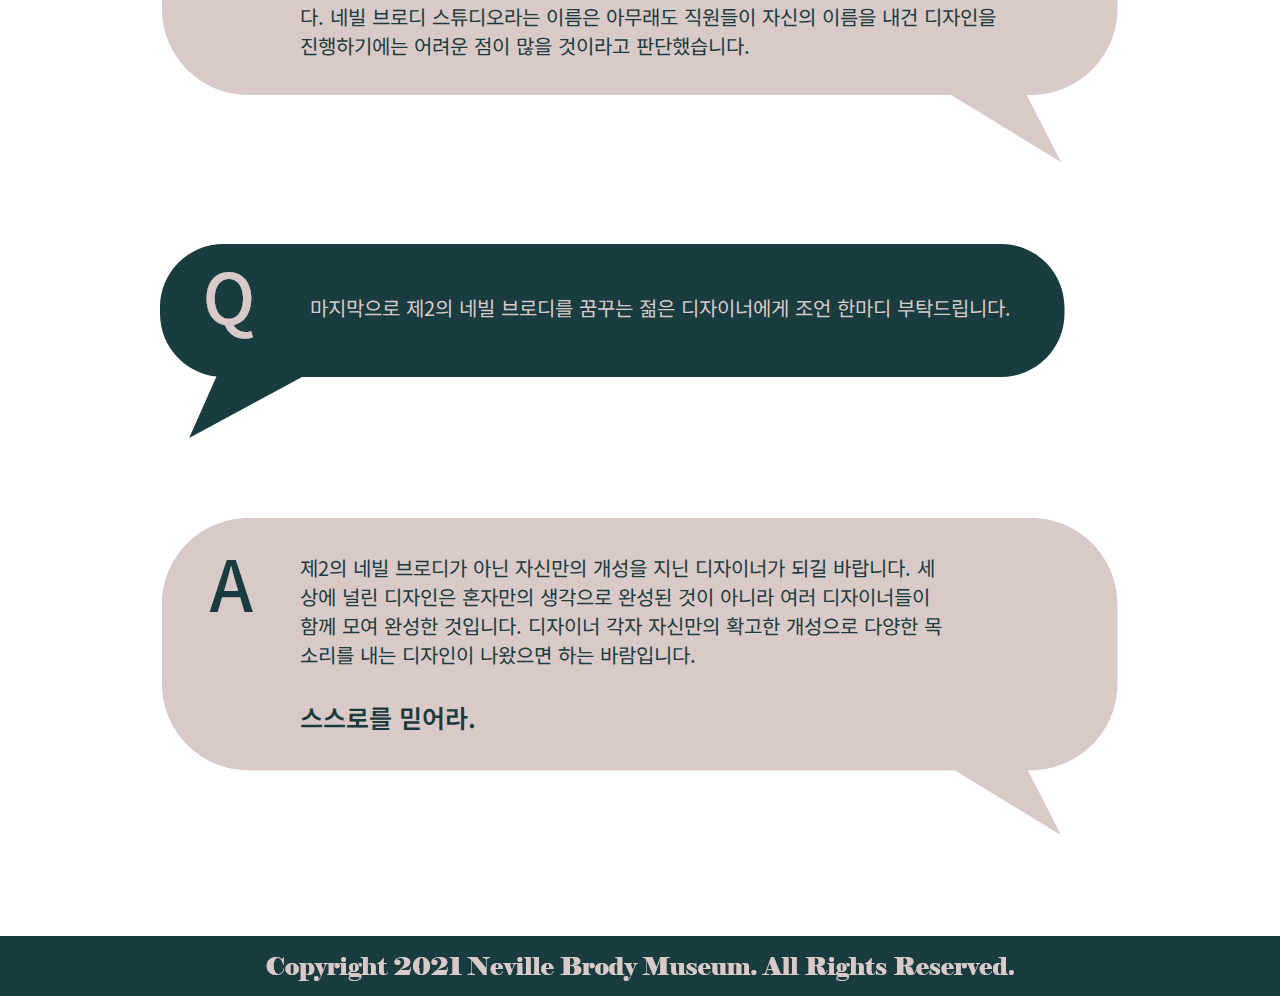
<file: sub04.html>
<!DOCTYPE html>
<html lang="ko" dir="ltr">
  <head>
    <meta charset="utf-8">
    <title>Neville Brody Museum</title>
    <link rel="stylesheet" href="master.css">
    <link href="https://fonts.googleapis.com/css2?family=Noto+Sans+KR:wght@100;300;400;500;700;900&display=swap"
    rel="stylesheet">

  </head>
  <body>

    <header>
      <a href="index.html"><img src="img/logo.png" alt="Neville Brody logo"></a>
    </header>

    <nav>
      <div class="menu">
        <ul>

          <li><a href="sub01.html">소개</a></li>
          <li><a href="sub02.html">퓨즈</a></li>
          <li><a href="sub03.html">The Face</a></li>
          <li><a href="sub04.html">인터뷰</a></li>
          <li><a href="sub05.html">명언</a></li>

        </ul>
      </div>
    </nav>

    <section>

      <div id="bg5"></div>

      <div id="sub04_interview">

        <div class="sub04_01">
          <div class="sub04_int_01">
            <p>흔히 기업형 디자이너라 불리는 폴 랜드(Paul Rand)와 비교했을 때,
            1990년대 당시 당신의 그래픽 작업은 매우 실험적이었습니다.
            혹평이 많았음에도 불구하고 자신만의 스타일을 유지할 수 있었던 비결은 무엇인가요?</p>
          </div>
        </div>

        <div class="sub04_01_img">
          <a href="sub01.html"><img src="img/sub04_img_01.png" alt="art"></a>
          <a href="sub01.html"><img src="img/sub04_img_02.png" alt="art"></a>
        </div>

        <div class="sub04_02">
          <div class="sub04_int_02">
            <p>처음부터 기업에 어울리는 디자인이라든지, 상업성을
            목적으로 한 디자인에는 관심이 없었습니다.
            특별히 스타일을 고집하려고 노력한 것은 아닙니다.
            그저 순수 회화적인 관점에서 그래픽 디자인을 접근하는 데에 관심이 많았을 뿐입니다.</p>
          </div>
        </div>

        <div class="sub04_03">
          <div class="sub04_int_03">
            <p>디자인 영감은 주로 어디에서 얻나요?</p>
          </div>
        </div>

        <div class="sub04_04">
          <div class="sub04_int_04">
            <p class="int_04_text">내 주변 모든 것이 디자인 소스가 됩니다.</p>
            <p>음악, 문학, 영화를 비롯해 길을 걷다 보는 모든 사물에서 영감을 얻습니다.
              심지어 당신이 지금 입고 있는 티셔츠에서도 디자인에 대한 영감을 얻을 수 있습니다.
              다다이즘의 마르셀 뒤샹(Marcel Duchamp), 초현실주의 사진 작가 만 레이(Man Ray),
              팝아트의 거장 리처드 해밀턴(Richard Hamilton)과 앤디 워홀(Andy Warhol),
              추상표현주의 작가 잭슨 폴락(Jackson Pollock),
              독일 그래픽 디자이너 얀 치홀트(Jan Tschihold)까지
              다양한 영역의 작품이 제 작업에 영향을 줍니다.</p>
          </div>
        </div>

        <div class="sub04_05">
          <div class="sub04_int_05">
            <p>순수 회화로 접근한 편집 디자인이라면 가독성에 대한
              어려움이 있었을 텐데, 당시 주변 반응은 어땠나요?</p>
          </div>
        </div>

        <div class="sub04_06">
          <div class="sub04_int_06">
            <p>가독성은 전혀 문제 되지 않습니다.
              타이포그래피는 그저 또 다른 가능성의 한 부분입니다.
              당시 추상화나 추상 조각은 많았지만 타이포그래피 분야에서는 실험적인 시도가
              없었습니다. 하지만 테크놀로지가 발전하면서 많은 사람들이 디자인에 쉽게 접근할 수
              있게 되었고 더불어 디자인에 대한 다양한 실험도 가능해졌습니다.</p>
          </div>
        </div>

        <div class="sub04_07">
          <div class="sub04_int_07">
            <p>당신의 이력 중 빠질 수 없는 것이 타이포그래피 잡지 <퓨즈FUSE> 입니다.
              어떤 의도로 이 잡지를 시작하게 되었나요?</p>
          </div>
        </div>

        <div class="sub04_02_img">
          <a href="sub02.html"><img src="img/sub04_img_03.png" alt="art"></a>
          <a href="sub02.html"><img src="img/sub04_img_04.png" alt="art"></a>
          <a href="sub02.html"><img src="img/sub04_img_05.png" alt="art"></a>
          <a href="sub02.html"><img src="img/sub04_img_06.png" alt="art"></a>
        </div>

        <div class="sub04_08">
          <div class="sub04_int_08">
            <p>그저 할 수 있는 일이라 시작했습니다. 컴퓨터가 발달하기 전에는 <퓨즈> 같은 잡지는
              상상할 수 없었습니다. 컴퓨터로 디자인 작업을 하기 전에는 실험적인 타이포그래피를
              만들 수 없었던 것은 물론, 타이포그래피 분야만을 오랫동안 공부한 소수만이 이 일에
              관여할 수 있었습니다. 하지만 컴퓨터의 발달로 누구나 실험적인 타이포그래피를
              만들 수 있게 되었고, 그렇기 때문에 많은 디자이너들이 타이포그래피로
              다양한 실험을 할 수 있는 플랫폼을 만들고 싶었습니다.</p>
          </div>
        </div>

        <div class="sub04_09">
          <div class="sub04_int_09">
            <p>네빌 브로디 스튜디오는 자신의 이름을 내건 만큼 굉장한 자신감이 느껴졌습니다.
              그러다 리서치 스튜디오라는 이름으로 바꿨는데 특별한 이유가 있나요?</p>
          </div>
        </div>

        <div class="sub04_10">
          <div class="sub04_int_10">
            <p>세 가지 이유가 있습니다. 우선 제 이름을 건 스튜디오를 운영하니 클라이언트들이
              모든 작업을 제가 직접 진행해주길 바랐습니다. 또한 제가 모든 미팅에 참여하고
              모든 전화를 받아주길 원했습니다. 그건 참 피곤한 일입니다. 두 번째 이유는 디자인 조사
              과정을 좀 더 강화하고 싶었습니다. 마지막으로 우리 회사에는 유능한 디자이너가
              많기 때문입니다. 네빌 브로디 스튜디오라는 이름은 아무래도 직원들이 자신의 이름을
              내건 디자인을 진행하기에는 어려운 점이 많을 것이라고 판단했습니다.</p>
          </div>
        </div>

        <div class="sub04_11">
          <div class="sub04_int_11">
            <p>마지막으로 제2의 네빌 브로디를 꿈꾸는 젊은 디자이너에게 조언 한마디 부탁드립니다.</p>
          </div>
        </div>

        <div class="sub04_12">
          <div class="sub04_int_12">
            <p>제2의 네빌 브로디가 아닌 자신만의 개성을 지닌 디자이너가 되길 바랍니다.
              세상에 널린 디자인은 혼자만의 생각으로 완성된 것이 아니라 여러 디자이너들이
              함께 모여 완성한 것입니다. 디자이너 각자 자신만의 확고한 개성으로
              다양한 목소리를 내는 디자인이 나왔으면 하는 바람입니다.</p>
            <p class="int_12_text">스스로를 믿어라.</p>
          </div>
        </div>

    </section>
    <footer>

    </footer>

  </body>
</html>
</file>
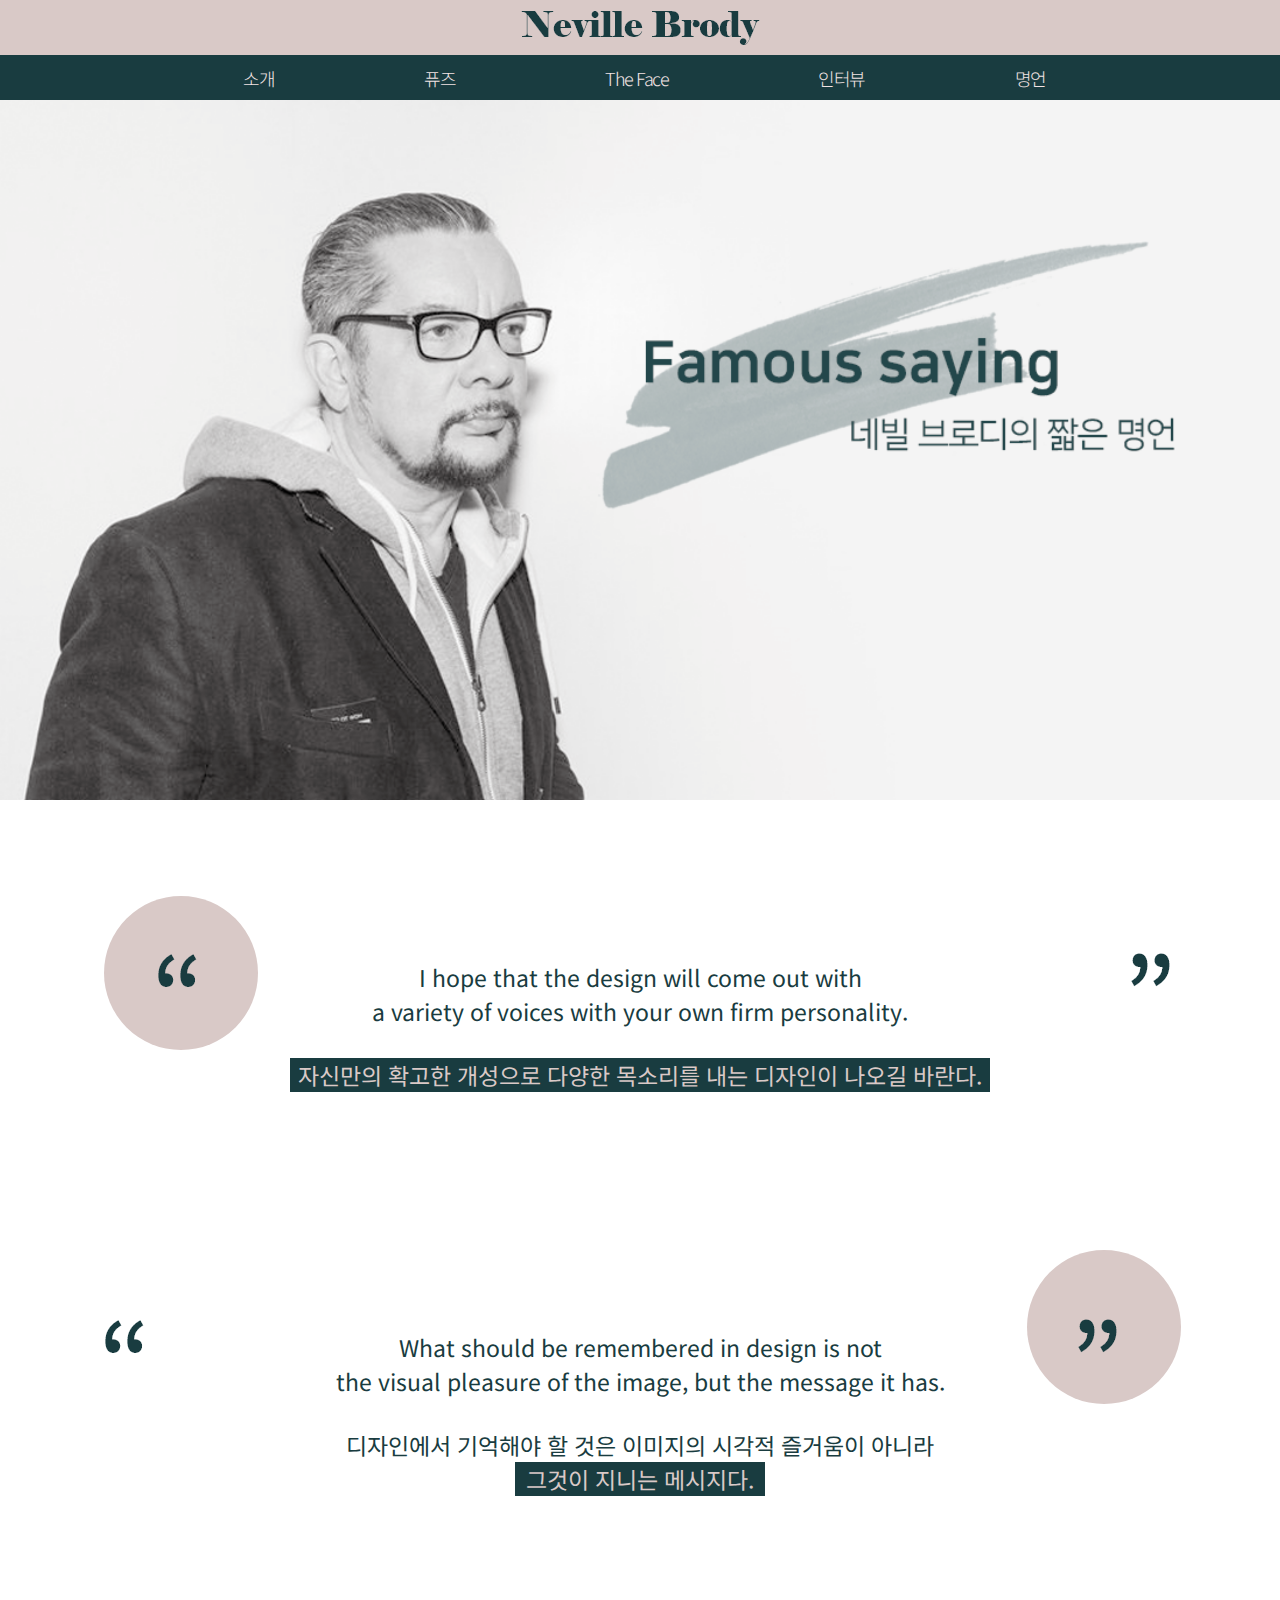
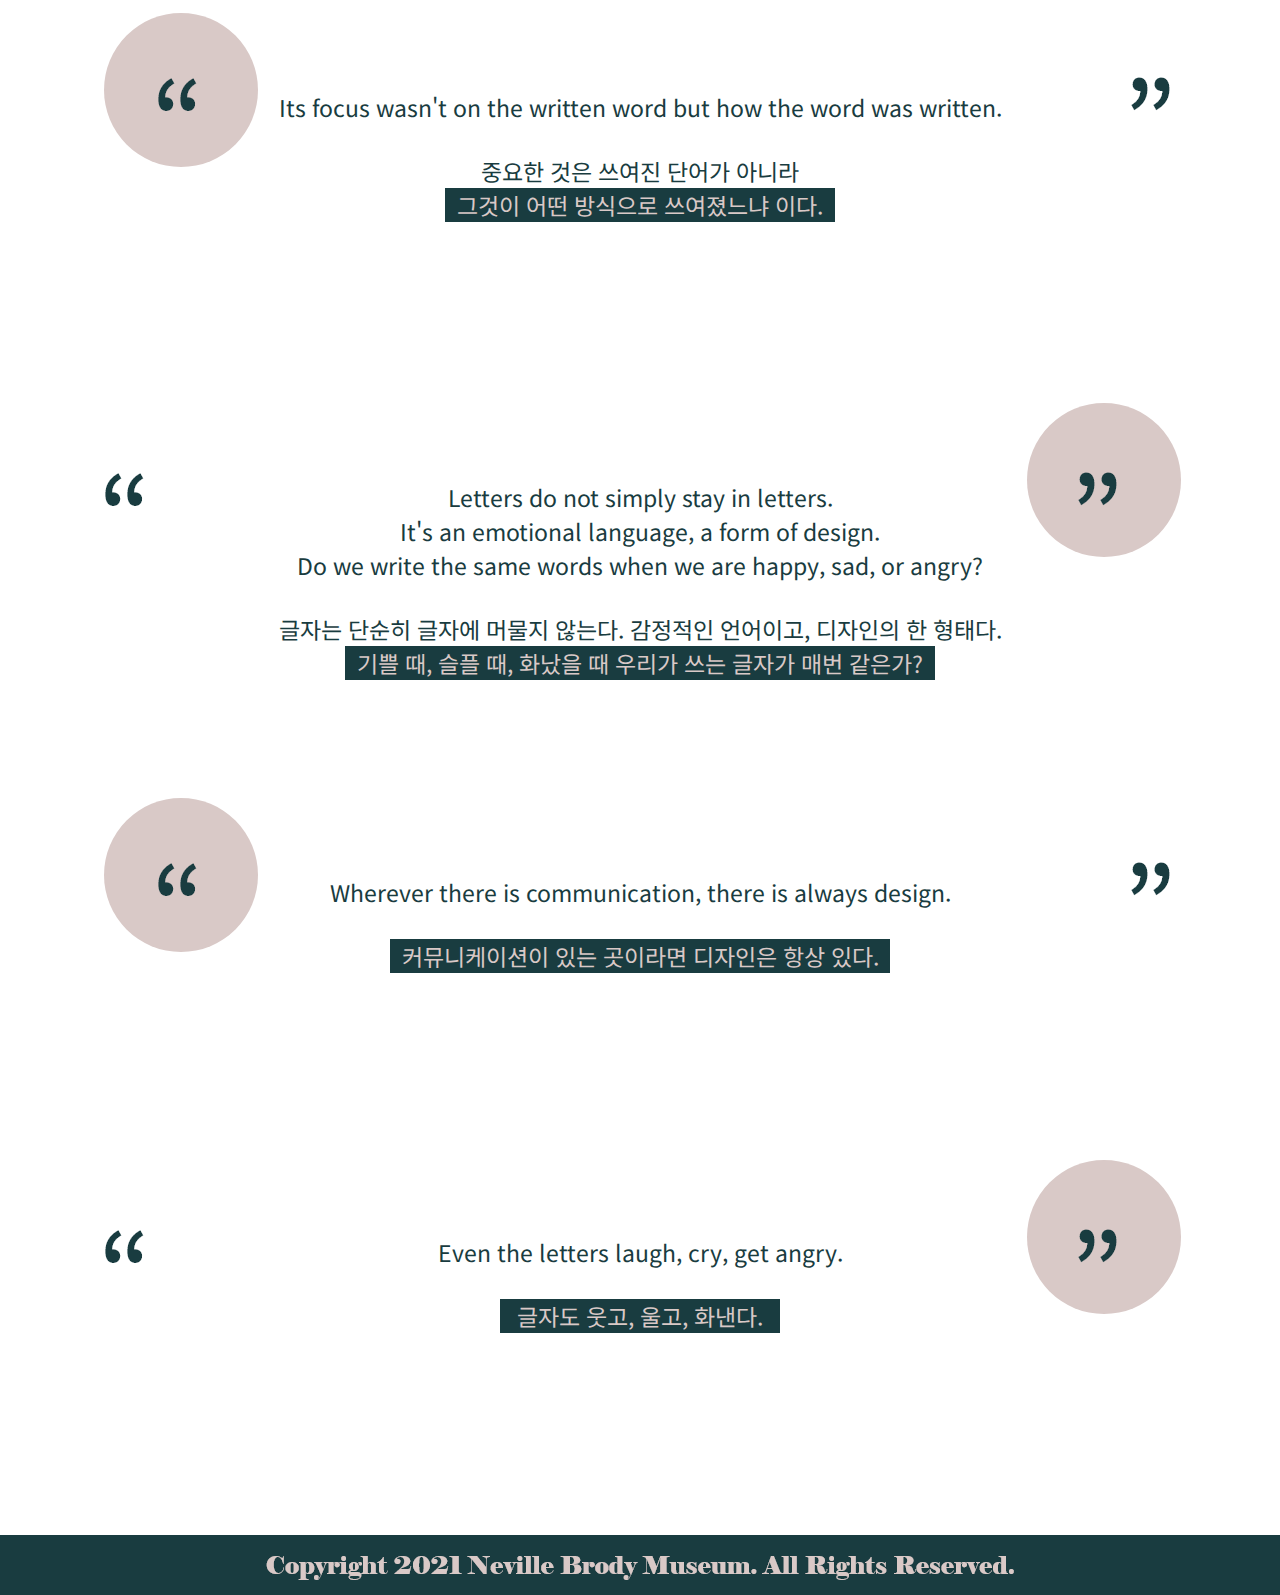
<file: sub05.html>
<!DOCTYPE html>
<html lang="ko" dir="ltr">
  <head>
    <meta charset="utf-8">
    <title>Neville Brody Museum</title>
    <link rel="stylesheet" href="master.css">
    <link href="https://fonts.googleapis.com/css2?family=Noto+Sans+KR:wght@100;300;400;500;700;900&display=swap"
    rel="stylesheet">

  </head>
  <body>

    <header>
      <a href="index.html"><img src="img/logo.png" alt="Neville Brody logo"></a>
    </header>

    <nav>
      <div class="menu">
        <ul>

          <li><a href="sub01.html">소개</a></li>
          <li><a href="sub02.html">퓨즈</a></li>
          <li><a href="sub03.html">The Face</a></li>
          <li><a href="sub04.html">인터뷰</a></li>
          <li><a href="sub05.html">명언</a></li>

        </ul>
      </div>
    </nav>

    <section>

      <div id="bg6"></div>

      <div id="sub05_saying">

        <div class="sub05_01">
          <p class="sub05_text_01">I hope that the design will come out with<br>
            a variety of voices with your own firm personality.</p>
          <p class="sub05_01_text">자신만의 확고한 개성으로 다양한 목소리를 내는 디자인이 나오길 바란다.</p>
        </div>

        <div class="sub05_02">
          <p class="sub05_text_02">What should be remembered in design is not<br>
            the visual pleasure of the image, but the message it has.</p>
          <p class="sub05_02_text">디자인에서 기억해야 할 것은 이미지의 시각적 즐거움이 아니라 <p class="sub05_02_text_re">그것이 지니는 메시지다.</p></p>
        </div>

        <div class="sub05_03">
          <p class="sub05_text_03">Its focus wasn't on the written word but how the word was written.</p>
          <p class="sub05_03_text">중요한 것은 쓰여진 단어가 아니라 <p class="sub05_03_text_re">그것이 어떤 방식으로 쓰여졌느냐 이다.</p></p>
        </div>

        <div class="sub05_04">
          <p class="sub05_text_04">Letters do not simply stay in letters.<br>
              It's an emotional language, a form of design.<br>
              Do we write the same words when we are happy, sad, or angry?</p>
          <p class="sub05_04_text">글자는 단순히 글자에 머물지 않는다. 감정적인 언어이고, 디자인의 한 형태다.
              <p class="sub05_04_text_re">기쁠 때, 슬플 때, 화났을 때 우리가 쓰는 글자가 매번 같은가?</p></p>
        </div>

        <div class="sub05_05">
          <p class="sub05_text_05">Wherever there is communication, there is always design.</p>
          <p class="sub05_05_text">커뮤니케이션이 있는 곳이라면 디자인은 항상 있다.</p>
        </div>

        <div class="sub05_06">
          <p class="sub05_text_06">Even the letters laugh, cry, get angry.</p>
          <p class="sub05_06_text">글자도 웃고, 울고, 화낸다.</p>
        </div>

      </div>

    </section>
    <footer>

    </footer>

  </body>
</html>
</file>
<file: master.css>
*{margin: 0; padding 0;}
li {list-style:none;}
img {border:0;}
a {text-decoration: none; color:inherit;}

header{width: 100%; height: 55px; background-color: #D9C9C7; display: flex; justify-content: center; align-items: center;}

nav{width: 100%; height: 45px; background-color: #193C40; display: flex; justify-content: center; align-items: center;}

.menu {width: 1024px; display: flex; align-items: center;}

nav > .menu > ul {overflow: hidden;}
nav > .menu > ul li {float: left; margin: 0px 75px; font-family: 'Noto Sans KR', sans-serif; font-size: 18px; font-weight: 300; letter-spacing: -1.5px; color: #F2E4E4;}
nav > .menu > ul > li > a {color: #F2E4E4;}
nav > .menu > ul > li > a:hover {color: #8C8080;}

/*Index 페이지 CSS*/

#bg1 {
  width:100%;
  height: 700px;
  background-size: cover;
  background-position: center;
  background-image: url('img/index_main01.png');}

#bg2 {
  width:100%;
  height:600px;
  background-color:#D9C9C7;}

.bg2_con {}

.bg2_con .bg2_movie {
  width:700px;
  height:400px;
  float: left;
  padding-left: 260px;
  padding-top: 100px;}

.bg2_img {
  width:552px;
  height:90px;
  float: left;
  padding-bottom:30px;
  padding-top: 100px;}

.bg2_img .bg2_img_text_01 {
  width:300px;
  height:50px;
  font-size:45px;
  color: #193C40;
  font-family: 'Noto Sans KR', sans-serif;
  margin-bottom:8px;
  padding-left:55px;
  float:left;}

.bg2_img .bg2_img_text_02 {
  width: 300px;
  height:50px;
  font-size:18px;
  color: #193C40;
  font-family: 'Noto Sans KR', sans-serif;
  padding-left:55px;
  float:left;}

.bg2_text_box {width: 450px; height: 160px; overflow:hidden; padding-left:55px;
filter: drop-shadow(0px 3px 3px #8C8080);
}

.bg2_text {
  width: 430px;
  height: 160px;
  float:left;
  font-family: 'Noto Sans KR', sans-serif;
  font-size: 15.5px;
  color: #193C40;
  background-color: #fff;}

.bg2_text .bg2_text_01 p {text-align: left; padding-bottom: 20px; padding-top:15px; padding-left:15px; font-weight: 600;}
.bg2_text .bg2_text_02 p {text-align: left; padding-left:15px;}


.bg2_button {
  width: 190px;
  height:40px;
  border:3px solid #193C40;
  float:left;
  text-align:center;
  font-family: 'Noto Sans KR', sans-serif;
  color: #193C40;
  font-size: 18px;
  padding-top: 10px;
  margin-left:290px;
  margin-top:60px;}

.bg2_button:hover {background-color:#193C40; color:#D9C9C7;}

#bg3 {width:100%; height:700px; background-size: cover; background-position: center; background-image: url('img/index_main02.png');}
#bg4 {width:100%; height:700px; background-size: cover; background-position: center; background-image: url('img/index_main03.png');}
#bg5 {width:100%; height:700px; background-size: cover; background-position: center; background-image: url('img/index_main04.png');}
#bg6 {width:100%; height:700px; background-size: cover; background-position: center; background-image: url('img/index_main06.png');}

/*sub01 페이지 CSS*/

#sub01_pro {width:1280px; display: block; margin:0 auto; overflow:hidden;}
.sub01_pro {width:1024px; height:450px; padding-top:75px; margin:0 auto;}
.sub01_pro_nev_text {width:570px; float:right; font-family: 'Noto Sans KR', sans-serif; color:#193C40;}
.sub01_pro_nev_text_01 {width:310px; font-size:40px; padding-bottom:5px; font-weight: 700; line-height:45px;}
.sub01_pro_nev_text_02 {width:210px; font-weight:500px; padding-bottom:30px; font-size:18px; font-weight:500;}
.sub01_pro_nev_text_03 {width:550px; font-size:15px;}

.sub01_pro_button {width:195px; height: 40px; background-color:#193C40; color:#D9C9C7; text-align:center; font-family: 'Noto Sans KR', sans-serif; font-size: 18px;
float:right; padding-top:10px; border-radius:30px; margin-top:88px;}
.sub01_pro_button:hover {background-color:#D9C9C7; color:#193C40;}

.sub01_pro_art_01 {width:1024px; padding-top:130px; margin:0 auto; padding-bottom:24px; text-align:center;}
.sub01_pro_art_01 img {margin-right:20px; filter: drop-shadow(0px 3px 3px #C4C4C4);}
.sub01_pro_art_01 img:last-child {margin-right:0px;}

.sub01_pro_art_02 {width:1024px; margin:0 auto; padding-bottom:24px; text-align:center;}
.sub01_pro_art_02 img {margin-right:18px; filter: drop-shadow(0px 3px 3px #C4C4C4);}
.sub01_pro_art_02 img:last-child {margin-right:0px;}

.sub01_pro_art_03 {width:1024px; margin:0 auto; padding-bottom:24px; text-align:center;}
.sub01_pro_art_03 img {margin-right:10px; filter: drop-shadow(0px 3px 3px #C4C4C4);}
.sub01_pro_art_03 img:last-child {margin-right:0px;}

.sub01_pro_art_04 {width:1024px; margin:0 auto; padding-bottom:24px; text-align:center;}
.sub01_pro_art_04 img {filter: drop-shadow(0px 3px 3px #C4C4C4);}

.sub01_text {width:1024px; margin:0 auto; text-align:center; padding-top:50px; padding-bottom:100px; font-family: 'Noto Sans KR', sans-serif; font-size: 18px; line-height:30px; color:#193C40;}
.sub01_text_01 {font-weight:600; font-size:20px;}

/*sub02 페이지 CSS*/

.sub02_text {height:55px; margin:0 auto; text-align: center; background-color:#8C8080; padding-top:20px;}
.sub02_text p {height:40px; font-family: 'Noto Sans KR', sans-serif; color:#D9C9C7; font-size:23px; font-weight:500;}

#sub02_fuse {width:1280px; display: block; margin:0 auto; text-align:center;}
.sub02_img_01 {padding-top: 60px; padding-bottom:45px;}
.sub02_img_01 img {padding-left:35px; filter: drop-shadow(0px 6px 6px #C4C4C4);}

.sub02_img_02 {padding-bottom:45px;}
.sub02_img_02 img {padding-left:35px; filter: drop-shadow(0px 6px 6px #C4C4C4);}

.sub02_img_03 {padding-bottom:45px;}
.sub02_img_03 img {padding-left:35px; filter: drop-shadow(0px 6px 6px #C4C4C4);}

.sub02_img_04 {padding-bottom:45px;}
.sub02_img_04 img {padding-left:35px; filter: drop-shadow(0px 6px 6px #C4C4C4);}

.sub02_img_05 {margin:0 auto; text-align:center; padding-bottom:50px;}
.sub02_img_05 img {filter: drop-shadow(0px 6px 6px #C4C4C4);}

.sub02_img_06 {margin:0 auto; text-align:center; padding-bottom:100px;}
.sub02_img_06 img {filter: drop-shadow(0px 6px 6px #C4C4C4);}


/*sub03 페이지 CSS*/

.sub03_text {height:55px; margin:0 auto; text-align: center; background-color:#8C8080; padding-top:20px;}
.sub03_text p {height:40px; font-family: 'Noto Sans KR', sans-serif; color:#D9C9C7; font-size:23px; font-weight:500;}

#sub03_theface {width:1280px; display: block; margin:0 auto; text-align:center;}
.sub03_img_01 {padding-top: 60px; padding-bottom:45px;}
.sub03_img_01 img {padding-left:35px; filter: drop-shadow(0px 6px 6px #C4C4C4);}

.sub03_img_02 {padding-bottom:45px;}
.sub03_img_02 img {padding-left:35px; filter: drop-shadow(0px 6px 6px #C4C4C4);}

.sub03_img_03 {padding-bottom:45px;}
.sub03_img_03 img {padding-left:35px; filter: drop-shadow(0px 6px 6px #C4C4C4);}

.sub03_img_04 {padding-bottom:100px;}
.sub03_img_04 img {padding-left:35px; filter: drop-shadow(0px 6px 6px #C4C4C4);}


/*sub04 페이지 CSS*/

#sub04_interview {width:1280px; display: block; margin:0 auto; text-align: center;}
.sub04_01 {height: 205px; background-image: url('img/sub04_ballon_01.png'); background-repeat: no-repeat; background-position:center; margin-top:80px; margin-bottom: 35px;}
.sub04_int_01 {width:690px; font-family: 'Noto Sans KR', sans-serif; color:#D9C9C7; font-size:20px; text-align: left; padding-left:300px; padding-top:25px;}

.sub04_01_img {margin:0 auto; text-align:center; padding-bottom:45px;}
.sub04_01_img img {filter: drop-shadow(0px 6px 6px #C4C4C4); padding-right:15px;}

.sub04_02 {height: 218px; background-image: url('img/sub04_ballon_02.png'); background-repeat: no-repeat; background-position:center; margin-top:80px;}
.sub04_int_02 {width:715px; font-family: 'Noto Sans KR', sans-serif; color:#193C40; font-size:20px; text-align: left; padding-left:300px; padding-top:40px;}

.sub04_03 {height: 200px; background-image: url('img/sub04_ballon_03.png'); background-repeat: no-repeat; background-position:center; margin-top:80px; background-position:left; margin-left:160px;}
.sub04_int_03 {width:310px; font-family: 'Noto Sans KR', sans-serif; color:#D9C9C7; font-size:20px; text-align: left; padding-left:150px; padding-top:45px;}

.sub04_04 {height: 418px; background-image: url('img/sub04_ballon_04.png'); background-repeat: no-repeat; background-position:center; margin-top:80px;}
.sub04_int_04 {width:720px; font-family: 'Noto Sans KR', sans-serif; color:#193C40; font-size:20px; text-align: left; padding-left:300px; padding-top:40px;}
.int_04_text {font-size: 25px; padding-bottom:30px; font-weight:600;}

.sub04_05 {height: 203px; background-image: url('img/sub04_ballon_05.png'); background-repeat: no-repeat; background-position:center; margin-top:80px; background-position:left; margin-left:160px;}
.sub04_int_05 {width:440px; font-family: 'Noto Sans KR', sans-serif; color:#D9C9C7; font-size:20px; text-align: left; padding-left:150px; padding-top:38px;}

.sub04_06 {height: 268px; background-image: url('img/sub04_ballon_06.png'); background-repeat: no-repeat; background-position:center; margin-top:80px;}
.sub04_int_06 {width:690px; font-family: 'Noto Sans KR', sans-serif; color:#193C40; font-size:20px; text-align: left; padding-left:300px; padding-top:40px;}

.sub04_07 {height: 200px; background-image: url('img/sub04_ballon_07.png'); background-repeat: no-repeat; background-position:center; margin-top:80px; margin-bottom: 35px; background-position:left; margin-left:160px;}
.sub04_int_07 {width:550px; font-family: 'Noto Sans KR', sans-serif; color:#D9C9C7; font-size:20px; text-align: left; padding-left:150px; padding-top:40px;}

.sub04_02_img {margin:0 auto; text-align:center; padding-bottom:45px;}
.sub04_02_img img {filter: drop-shadow(0px 6px 6px #C4C4C4); padding-right:23px;}

.sub04_08 {height: 316px; background-image: url('img/sub04_ballon_08.png'); background-repeat: no-repeat; background-position:center; margin-top:80px;}
.sub04_int_08 {width:685px; font-family: 'Noto Sans KR', sans-serif; color:#193C40; font-size:20px; text-align: left; padding-left:300px; padding-top:35px;}

.sub04_09 {height: 190px; background-image: url('img/sub04_ballon_09.png'); background-repeat: no-repeat; background-position:center; margin-top:80px; margin-bottom: 35px; background-position:left; margin-left:160px;}
.sub04_int_09 {width:680px; font-family: 'Noto Sans KR', sans-serif; color:#D9C9C7; font-size:20px; text-align: left; padding-left:150px; padding-top:35px;}

.sub04_10 {height: 312px; background-image: url('img/sub04_ballon_10.png'); background-repeat: no-repeat; background-position:center; margin-top:80px;}
.sub04_int_10 {width:705px; font-family: 'Noto Sans KR', sans-serif; color:#193C40; font-size:20px; text-align: left; padding-left:300px; padding-top:35px;}

.sub04_11 {height: 195px; background-image: url('img/sub04_ballon_11.png'); background-repeat: no-repeat; background-position:center; margin-top:80px; margin-bottom: 35px; background-position:left; margin-left:160px;}
.sub04_int_11 {width:720px; font-family: 'Noto Sans KR', sans-serif; color:#D9C9C7; font-size:20px; text-align: left; padding-left:150px; padding-top:50px;}

.sub04_12 {height: 318px; background-image: url('img/sub04_ballon_12.png'); background-repeat: no-repeat; background-position:center; margin-top:80px; margin-bottom:100px;}
.sub04_int_12 {width:645px; font-family: 'Noto Sans KR', sans-serif; color:#193C40; font-size:20px; text-align: left; padding-left:300px; padding-top:35px;}
.int_12_text {font-size: 25px; padding-top:30px; font-weight:600;}

/*sub05 페이지 CSS*/

#sub05_saying {width:1280px; display: block; margin:0 auto; text-align:center;}
.sub05_01 {height:210px; background-image: url('img/sub05_saying_01.png'); background-repeat: no-repeat; background-position:center; padding-top:60px; padding-bottom:90px; text-align: center;}
.sub05_text_01 {font-family: 'Noto Sans KR', sans-serif; color:#193C40; font-size:23px; padding-top:100px;}
.sub05_01_text {width:700px; color:#D9C9C7; text-align:center; margin:0 auto; font-weight:400; font-family: 'Noto Sans KR', sans-serif; font-size:23px; background-color:#193C40; margin-top:30px;}

.sub05_02 {height:210px; background-image: url('img/sub05_saying_02.png'); background-repeat: no-repeat; background-position:center; padding-top:60px; padding-bottom:90px; text-align: center;}
.sub05_text_02 {font-family: 'Noto Sans KR', sans-serif; color:#193C40; font-size:23px; padding-top:110px;}
.sub05_02_text {width:860px; color:#193C40; text-align:center; margin:0 auto; font-weight:400; font-family: 'Noto Sans KR', sans-serif; font-size:23px; margin-top:30px;}
.sub05_02_text_re {background-color:#193C40; color:#D9C9C7; font-family: 'Noto Sans KR', sans-serif; font-size:23px; width:250px; text-align:center; margin:0 auto;}

.sub05_03 {height:210px; background-image: url('img/sub05_saying_03.png'); background-repeat: no-repeat; background-position:center; padding-top:60px; padding-bottom:90px; text-align: center;}
.sub05_text_03 {font-family: 'Noto Sans KR', sans-serif; color:#193C40; font-size:23px; padding-top:110px;}
.sub05_03_text {width:730px; color:#193C40; text-align:center; margin:0 auto; font-weight:400; font-family: 'Noto Sans KR', sans-serif; font-size:23px; margin-top:30px;}
.sub05_03_text_re {background-color:#193C40; color:#D9C9C7; font-family: 'Noto Sans KR', sans-serif; font-size:23px; width:390px; text-align:center; margin:0 auto;}

.sub05_04 {height:275px; background-image: url('img/sub05_saying_04.png'); background-repeat: no-repeat; background-position:center; padding-top:60px; padding-bottom:90px; text-align: center;}
.sub05_text_04 {font-family: 'Noto Sans KR', sans-serif; color:#193C40; font-size:23px; padding-top:140px;}
.sub05_04_text {width:750px; color:#193C40; text-align:center; margin:0 auto; font-weight:400; font-family: 'Noto Sans KR', sans-serif; font-size:23px; margin-top:30px;}
.sub05_04_text_re {background-color:#193C40; color:#D9C9C7; font-family: 'Noto Sans KR', sans-serif; font-size:23px; width:590px; text-align:center; margin:0 auto;}

.sub05_05 {height:210px; background-image: url('img/sub05_saying_05.png'); background-repeat: no-repeat; background-position:center; padding-top:60px; padding-bottom:90px; text-align: center;}
.sub05_text_05 {font-family: 'Noto Sans KR', sans-serif; color:#193C40; font-size:23px; padding-top:110px;}
.sub05_05_text {width:500px; color:#D9C9C7; text-align:center; margin:0 auto; font-weight:400; font-family: 'Noto Sans KR', sans-serif; font-size:23px; background-color:#193C40; margin-top:30px;}

.sub05_06 {height:210px; background-image: url('img/sub05_saying_06.png'); background-repeat: no-repeat; background-position:center; padding-top:60px; padding-bottom:100px; text-align: center; margin-bottom:100px;}
.sub05_text_06 {font-family: 'Noto Sans KR', sans-serif; color:#193C40; font-size:23px; padding-top:110px;}
.sub05_06_text {width:280px; color:#D9C9C7; text-align:center; margin:0 auto; font-weight:400; font-family: 'Noto Sans KR', sans-serif; font-size:23px; background-color:#193C40; margin-top:30px;}


footer {
  width:100%;
  height: 60px;
  background-repeat: no-repeat;
  background-position: center;
  background-color: #193C40;
  background-image: url('img/copyright.png');}
</file>
